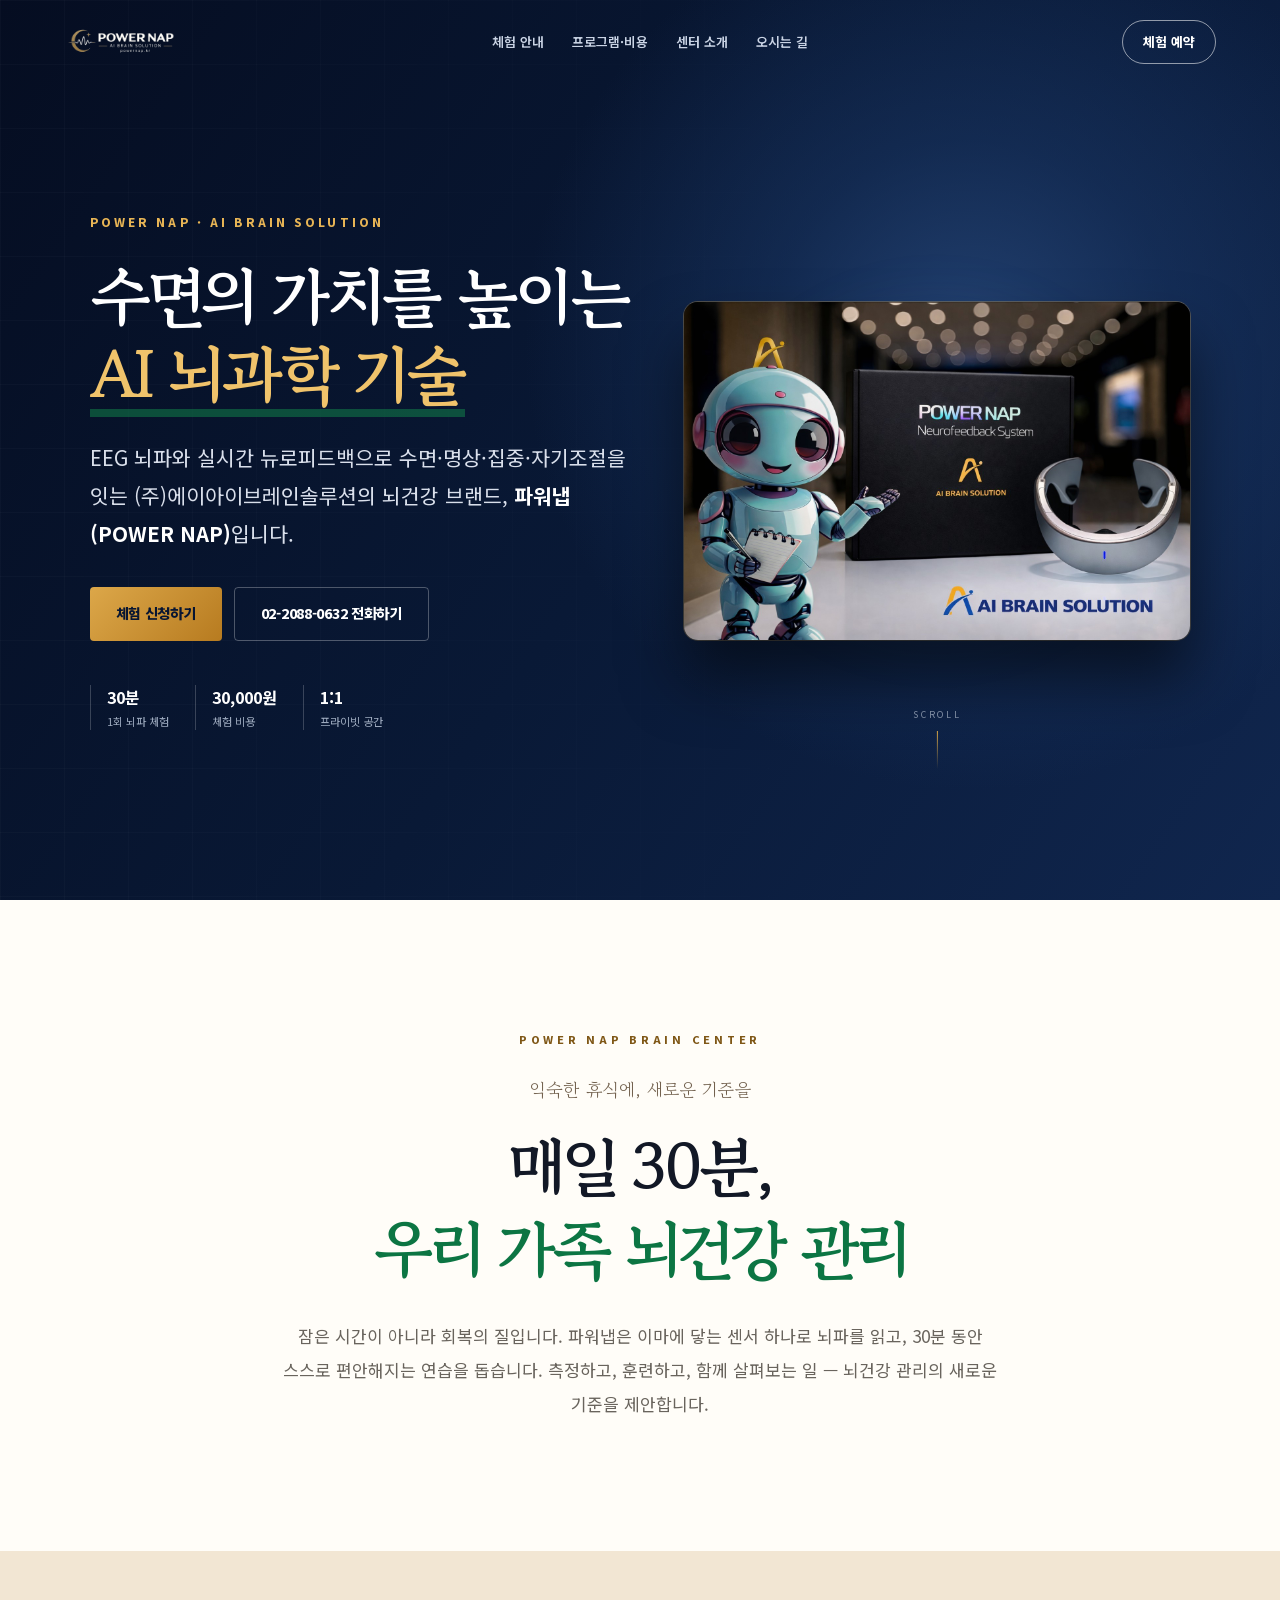
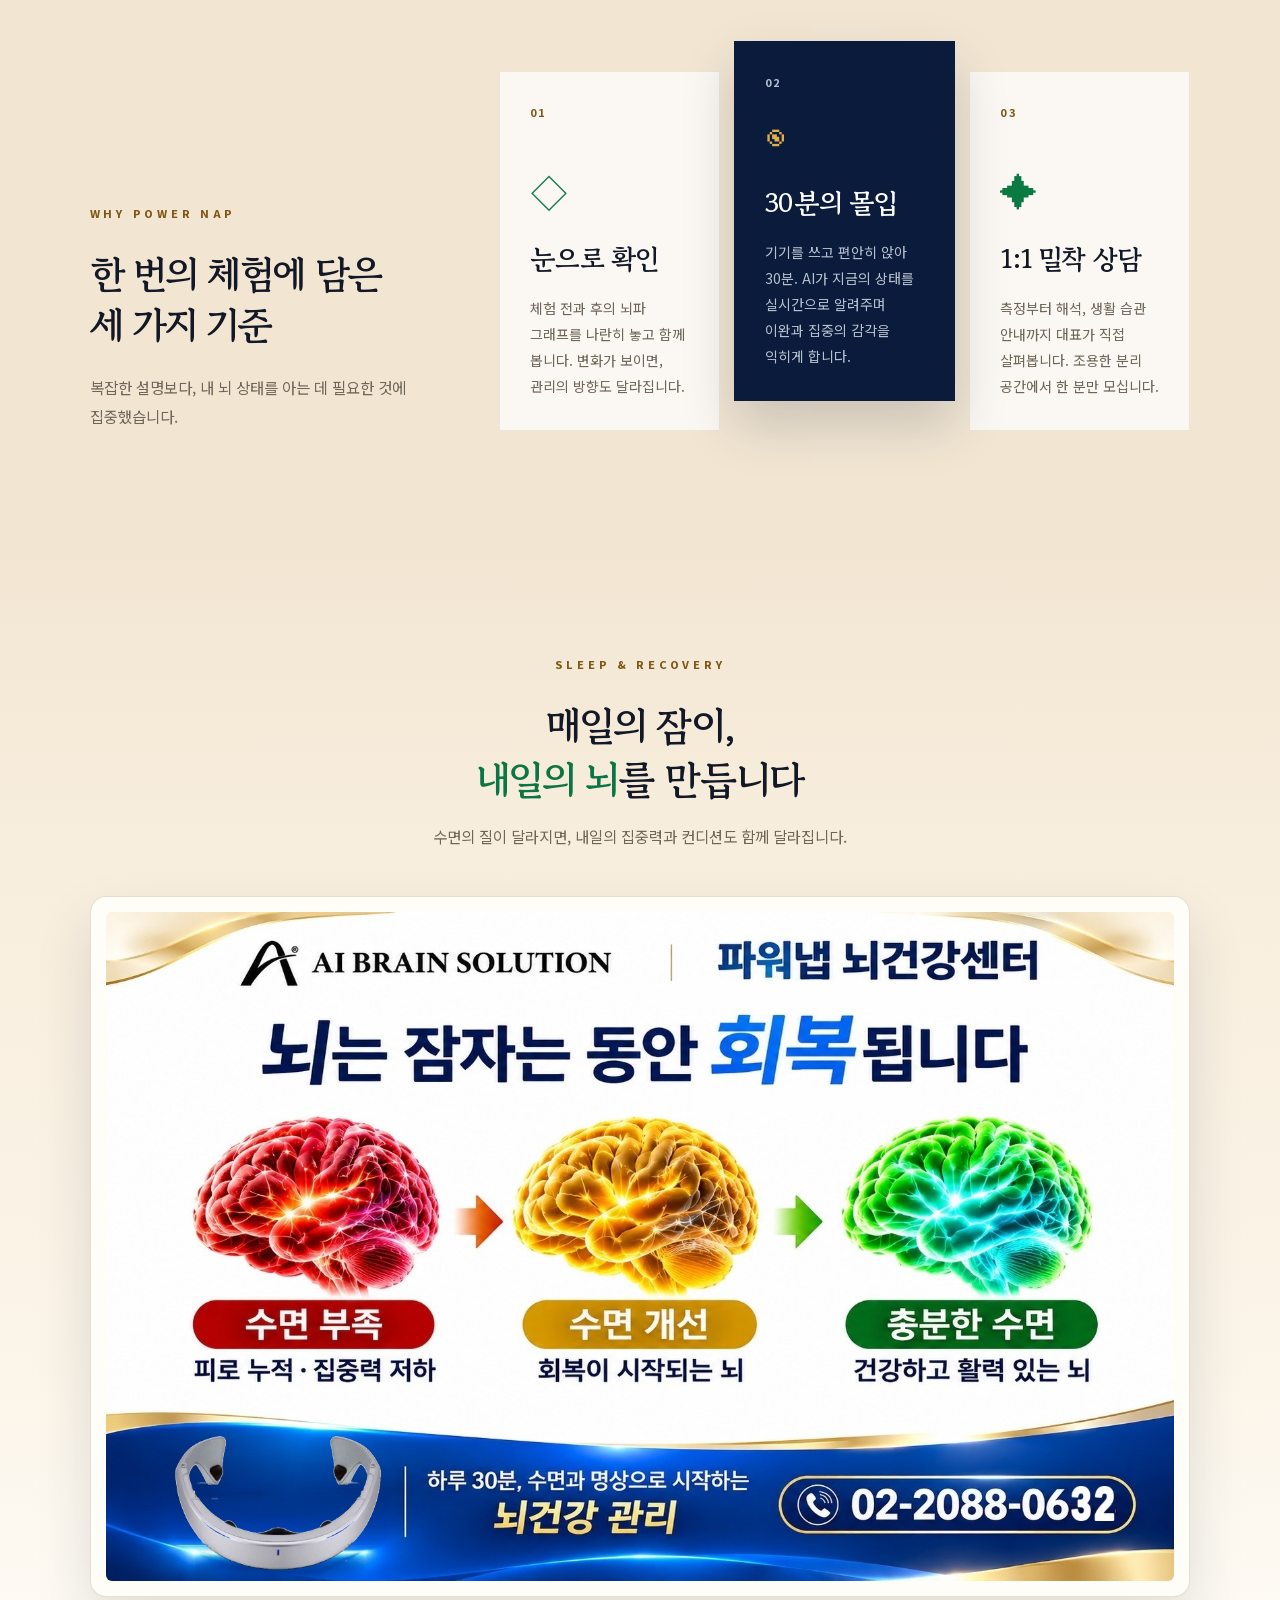
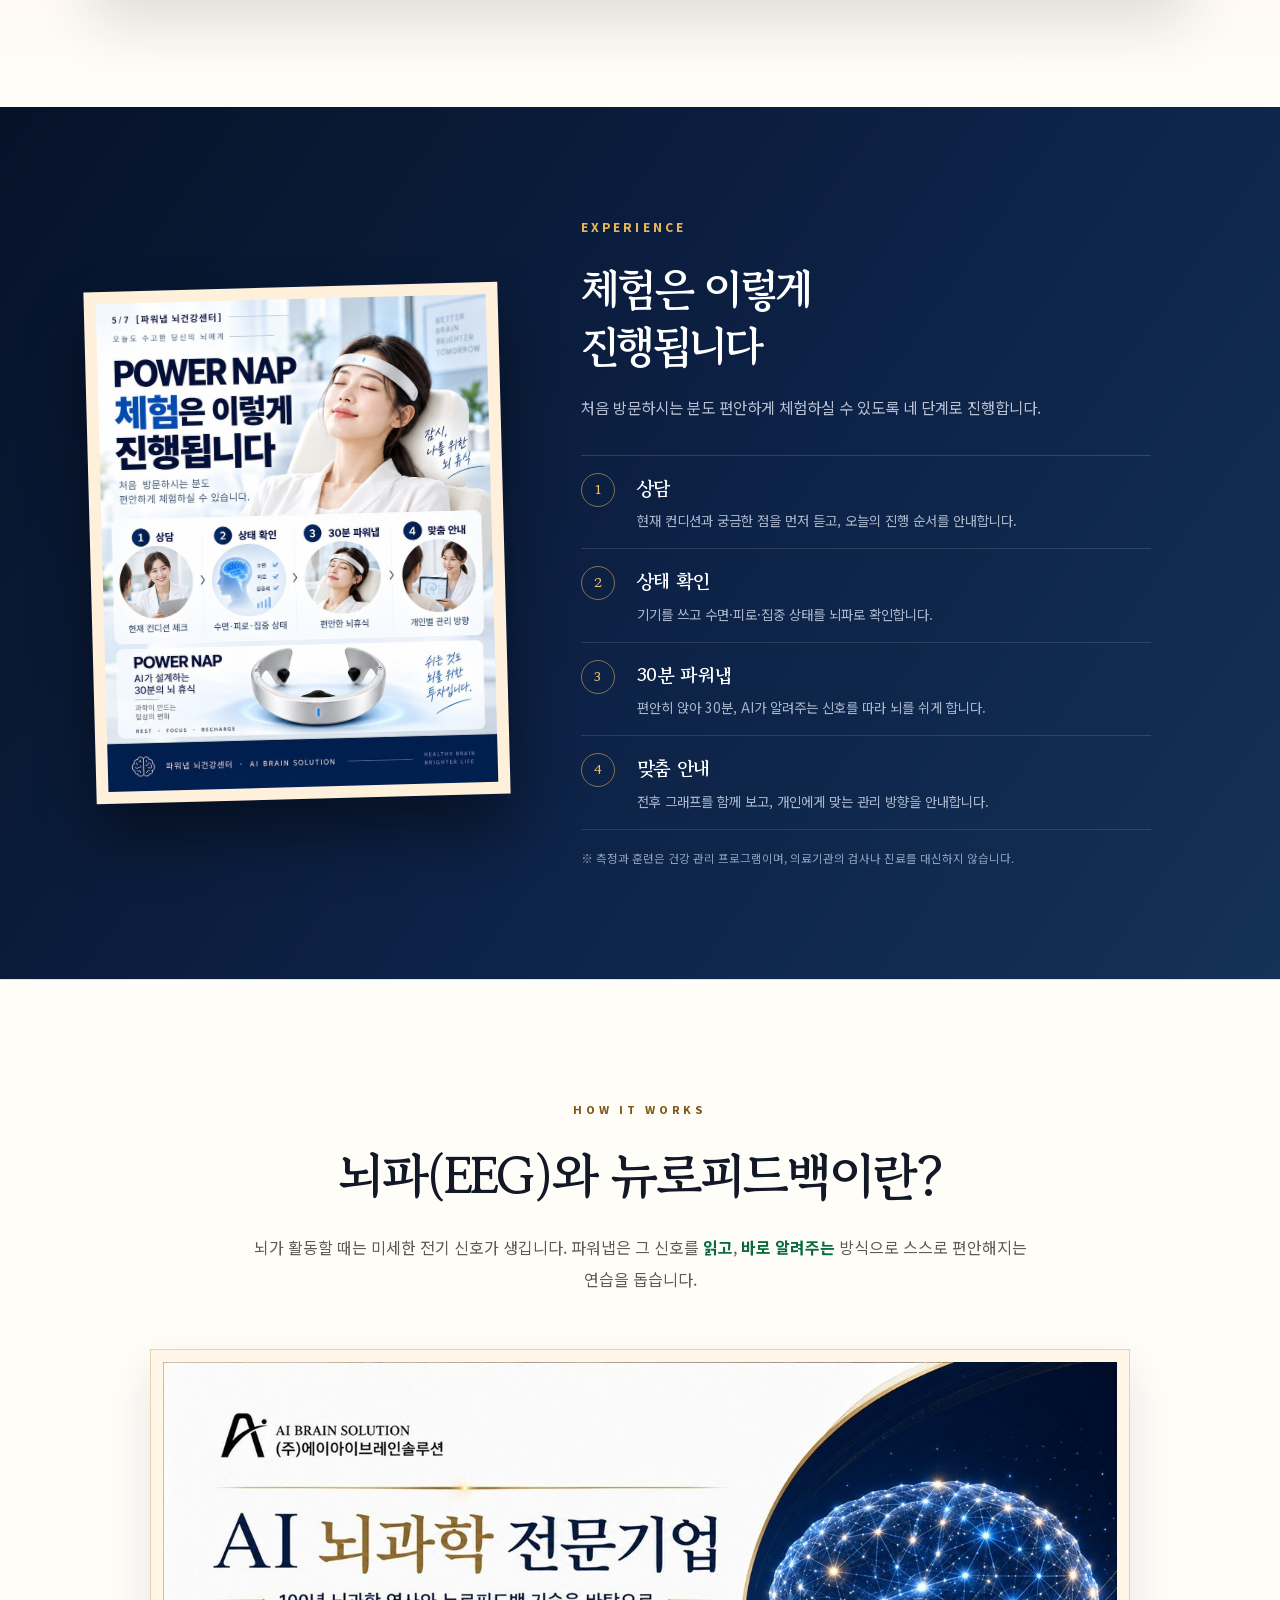
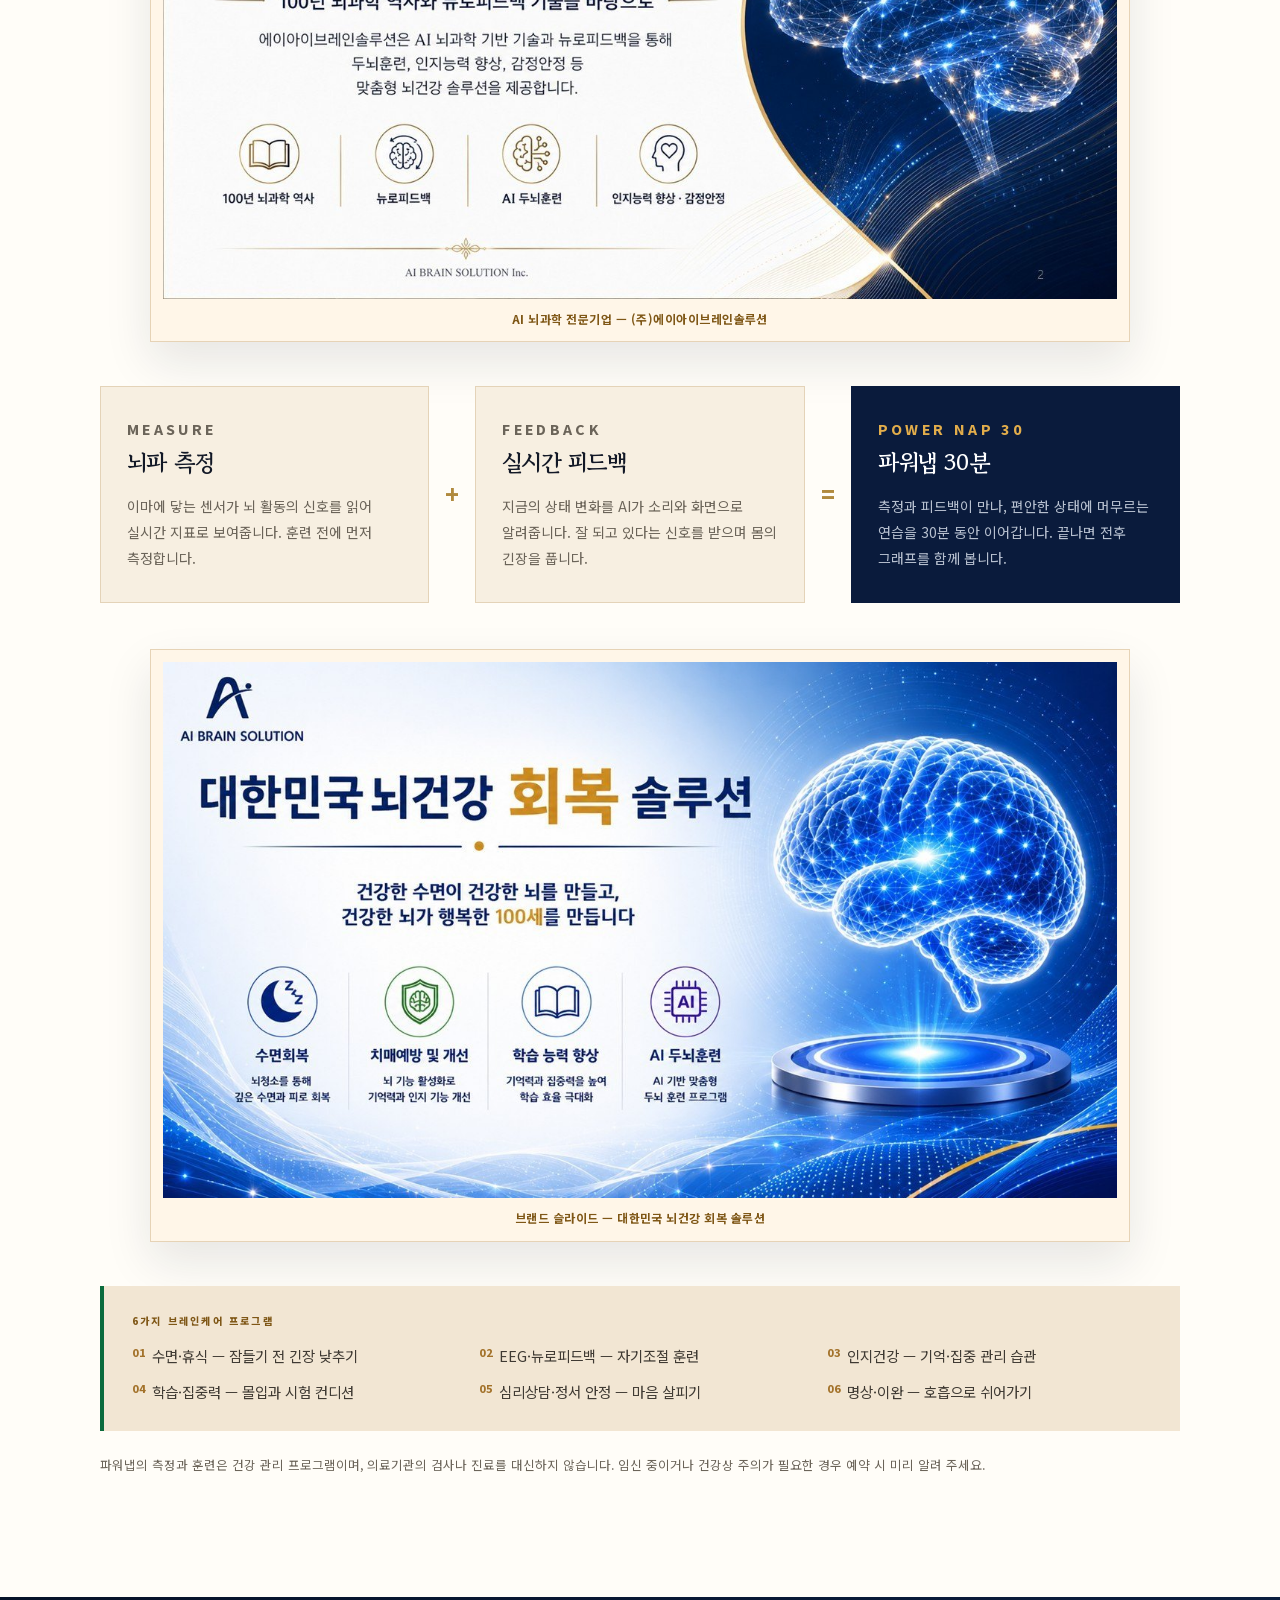
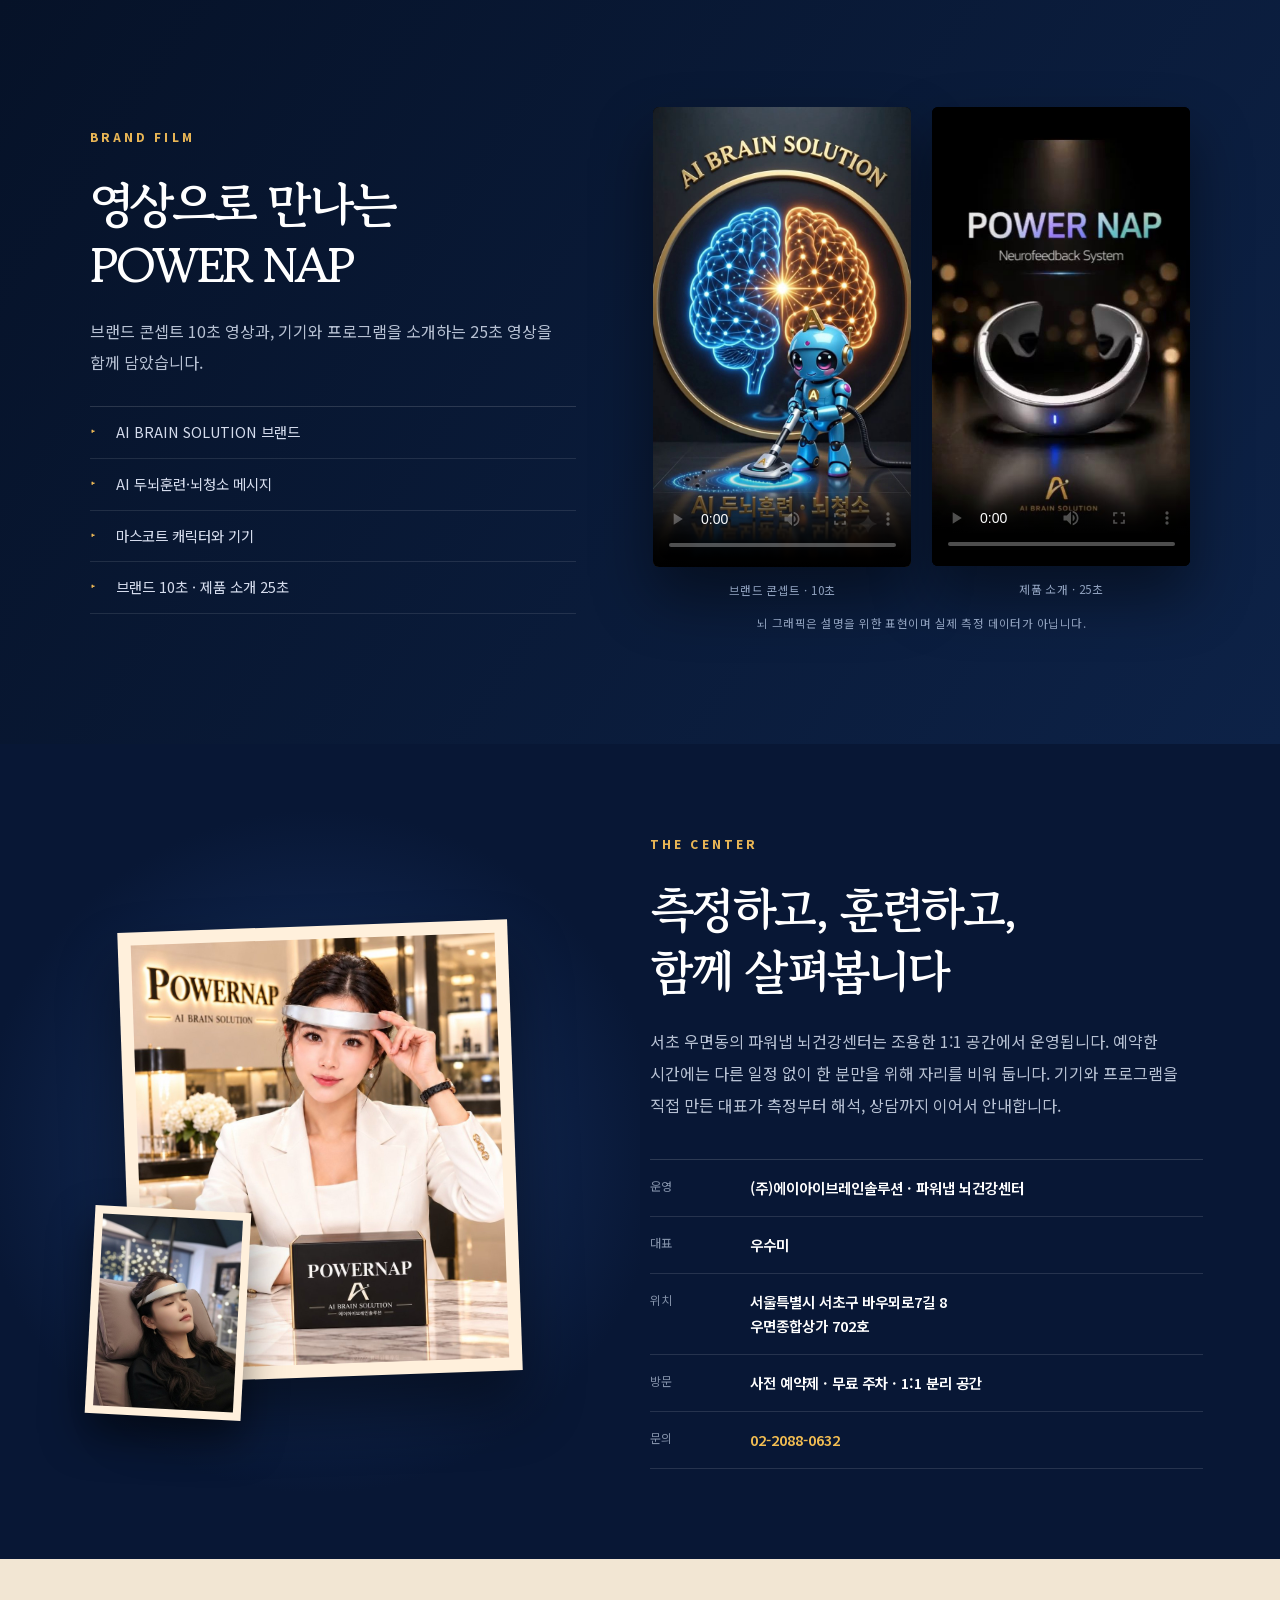
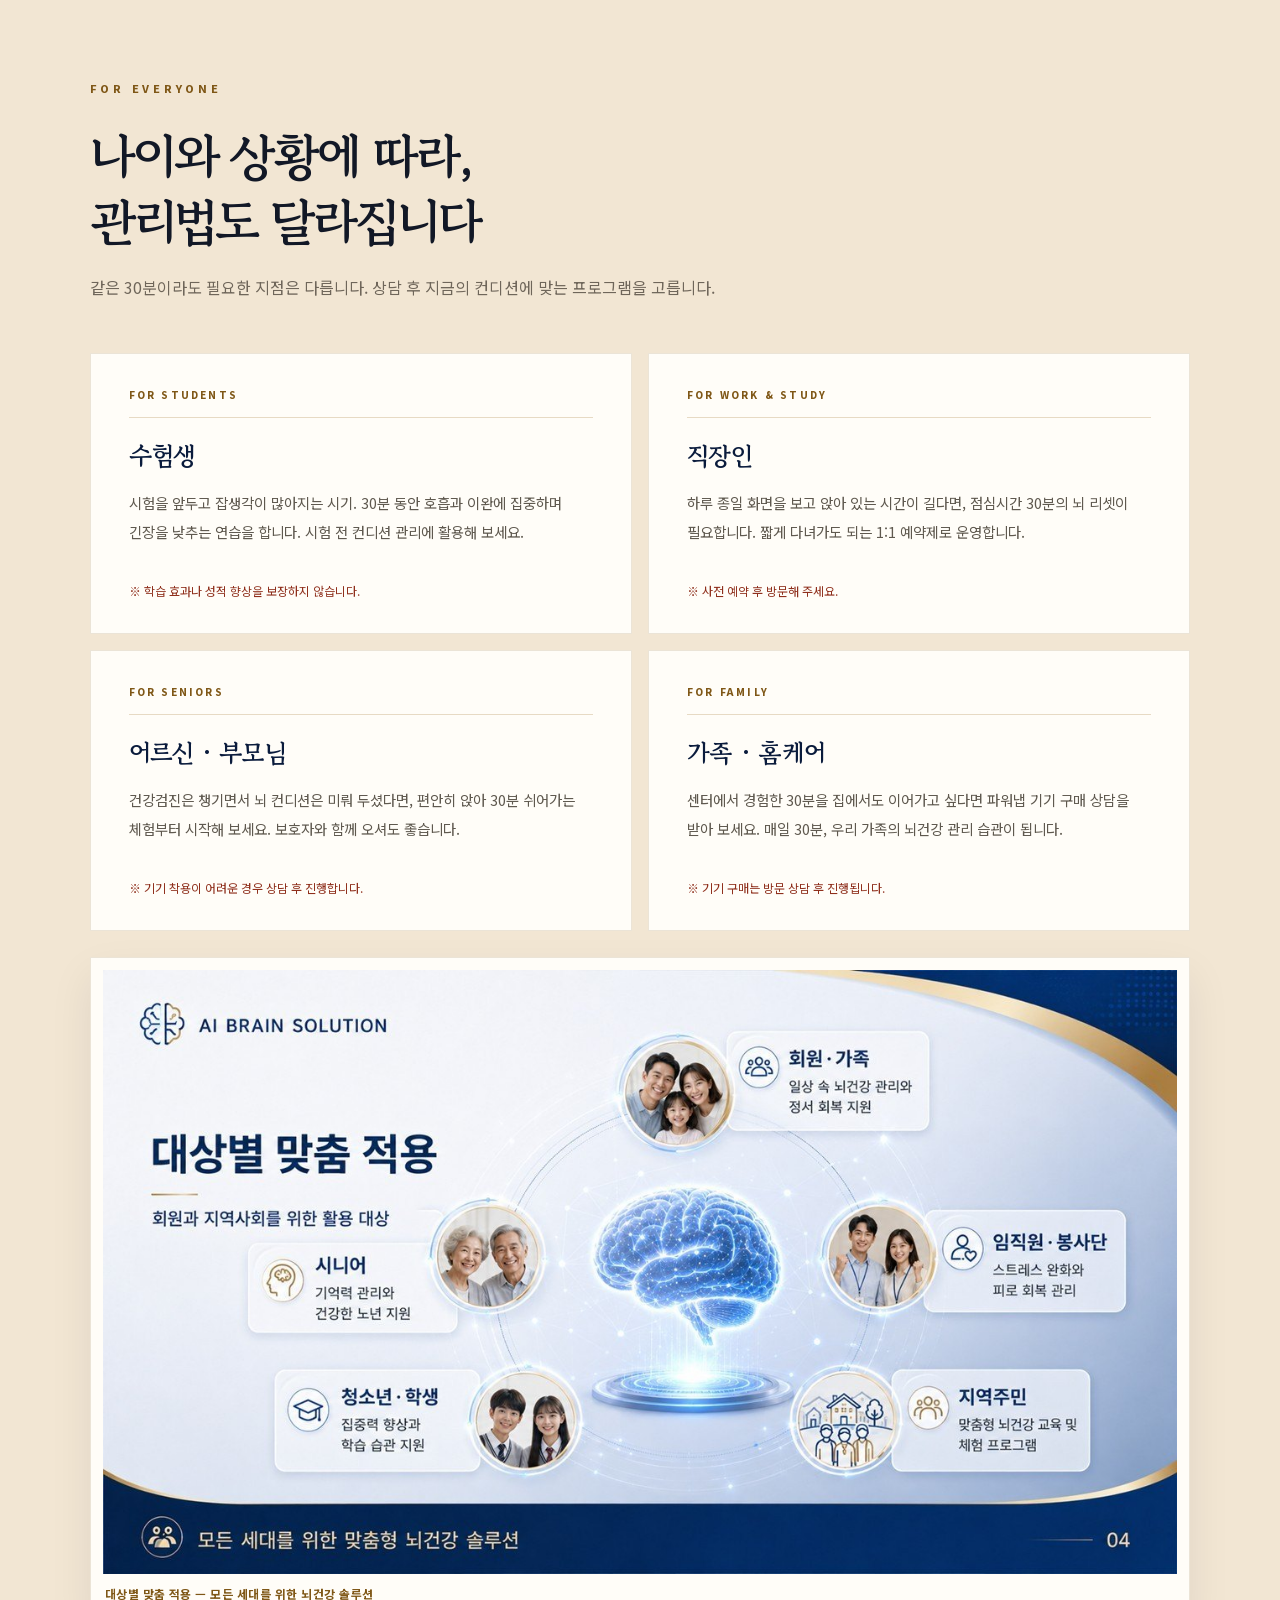
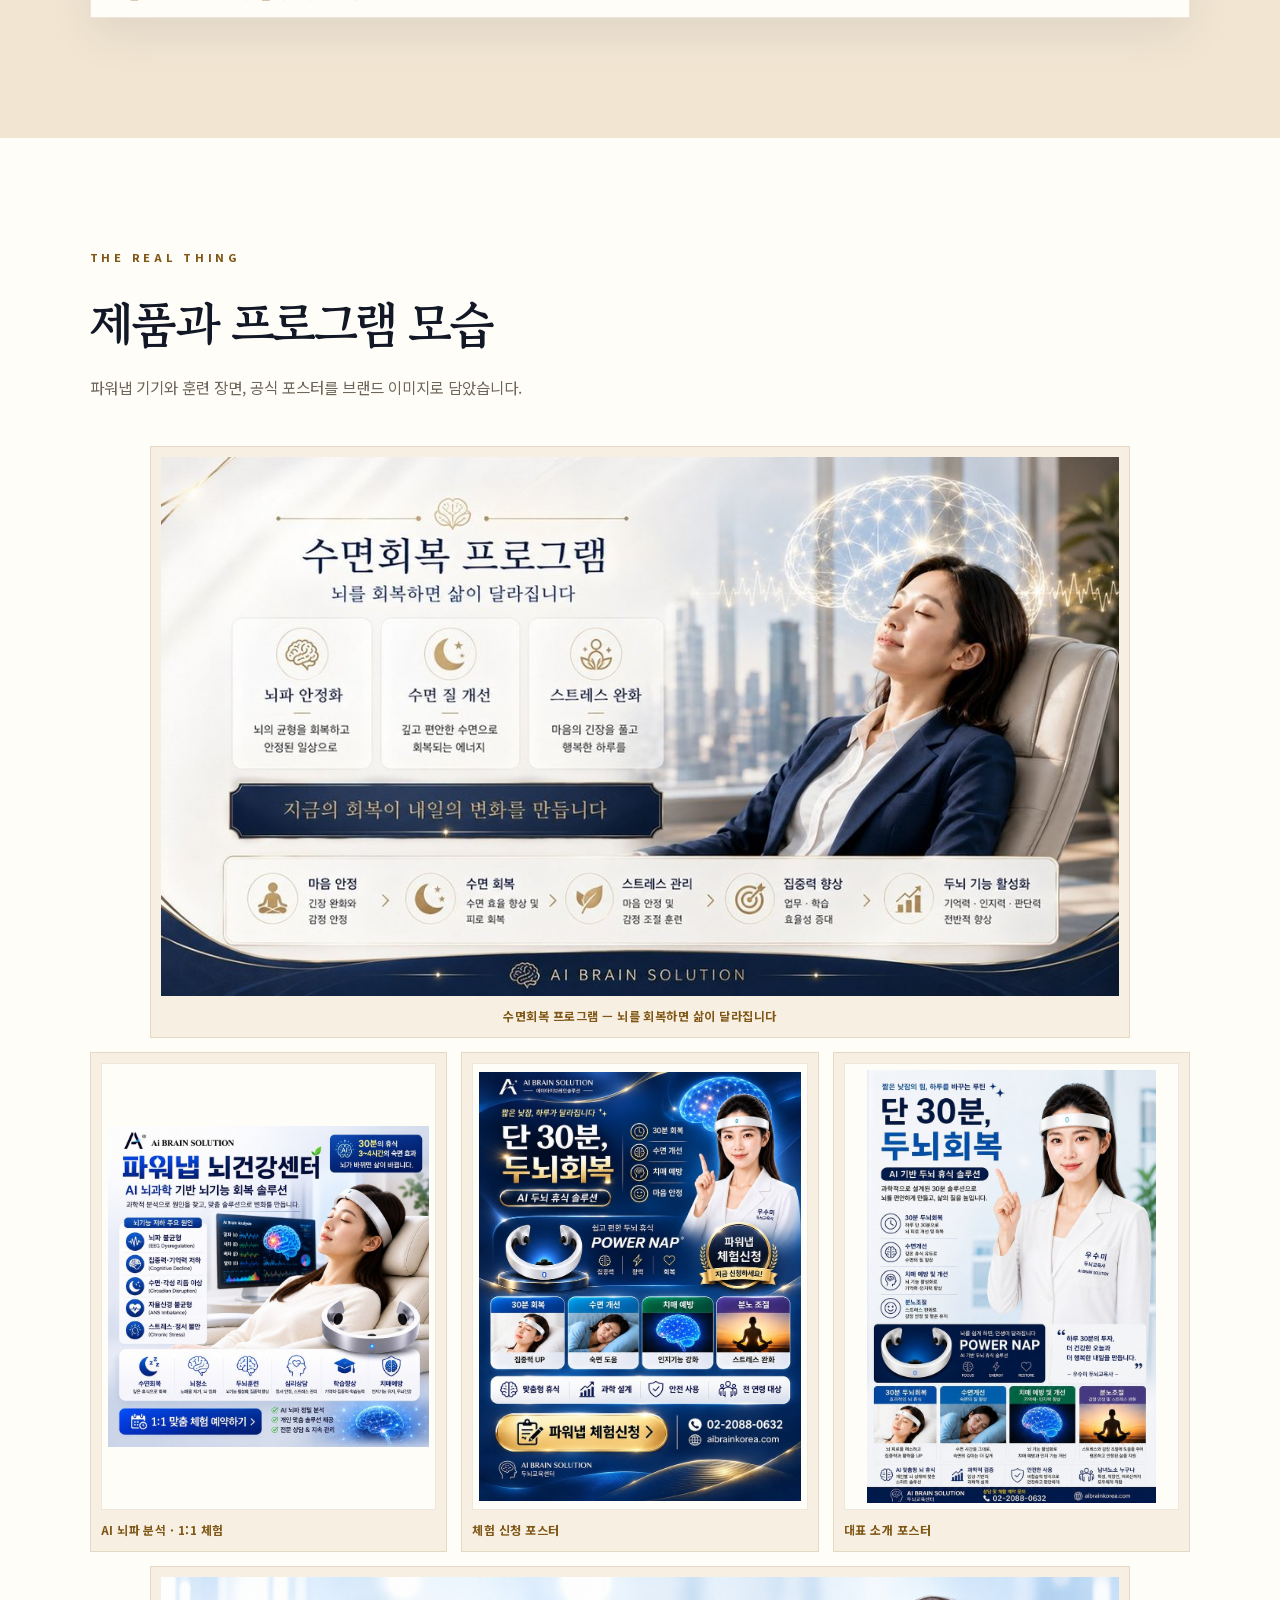
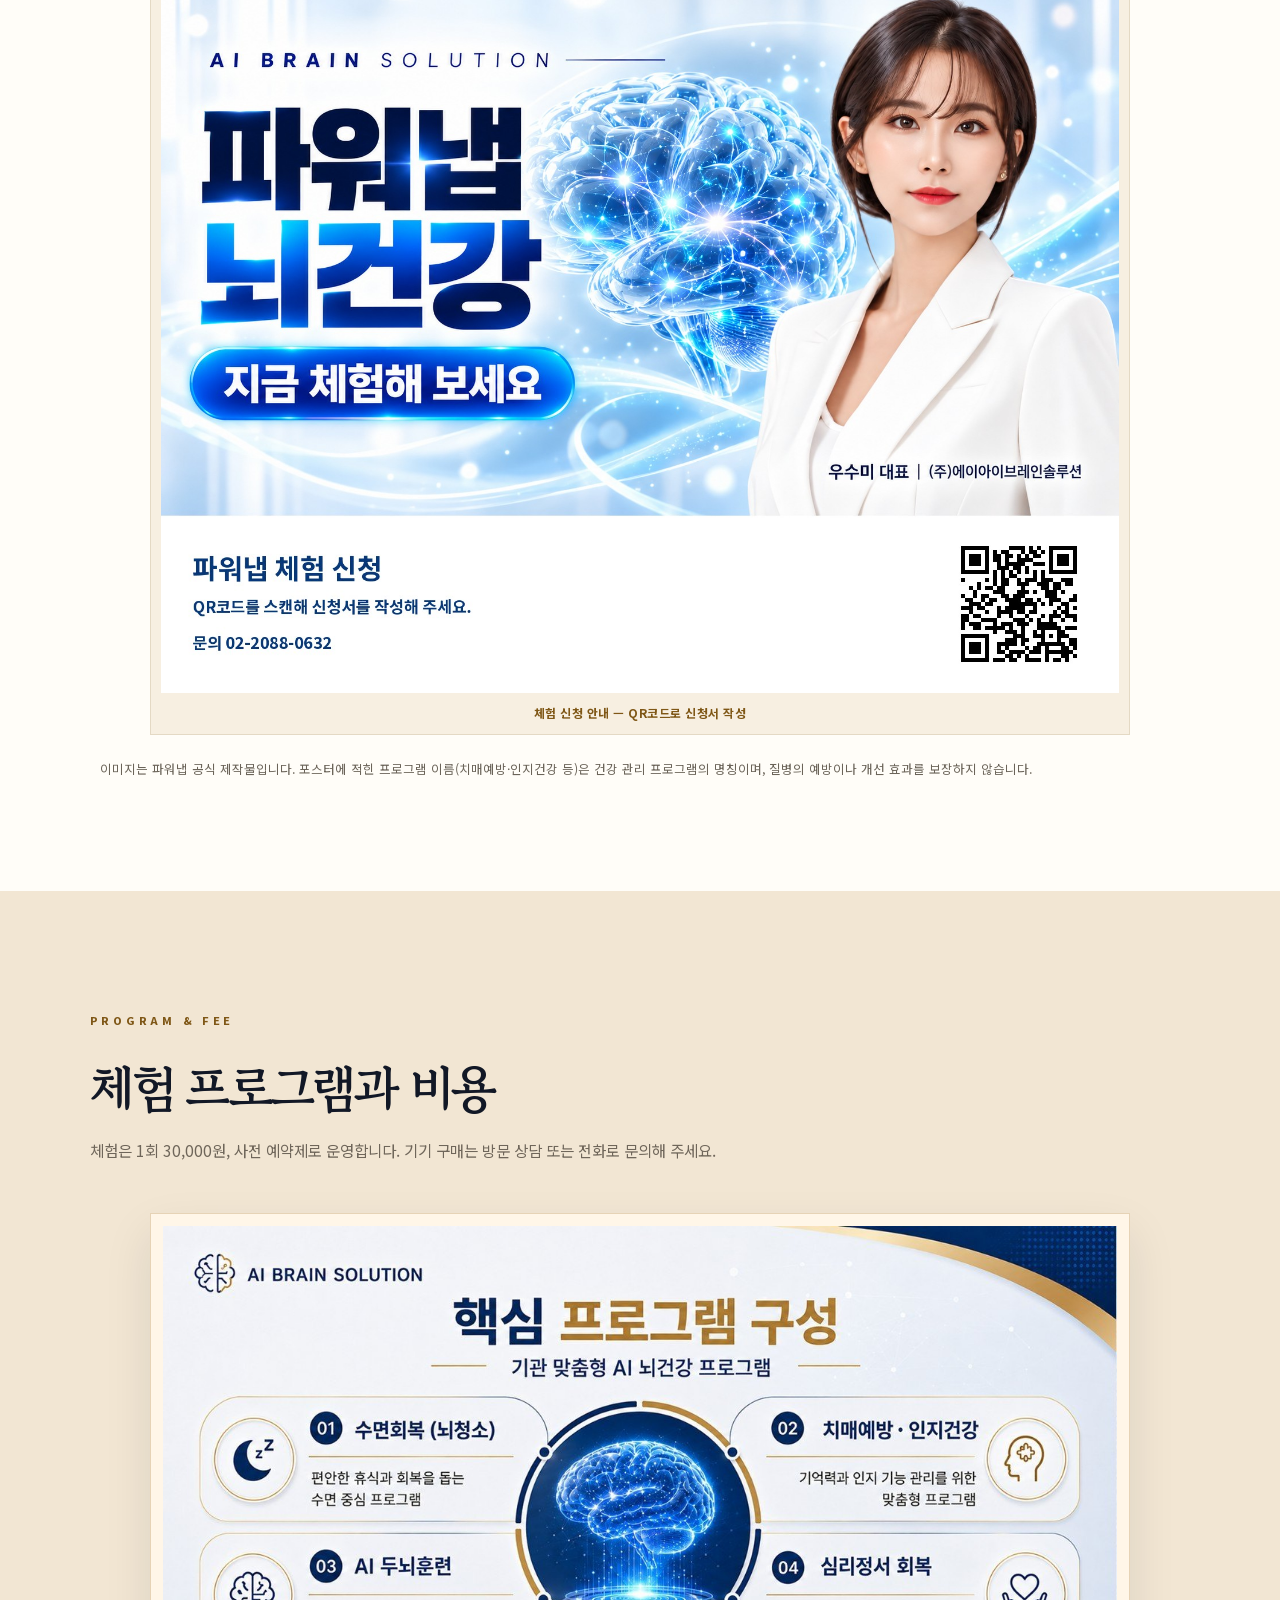
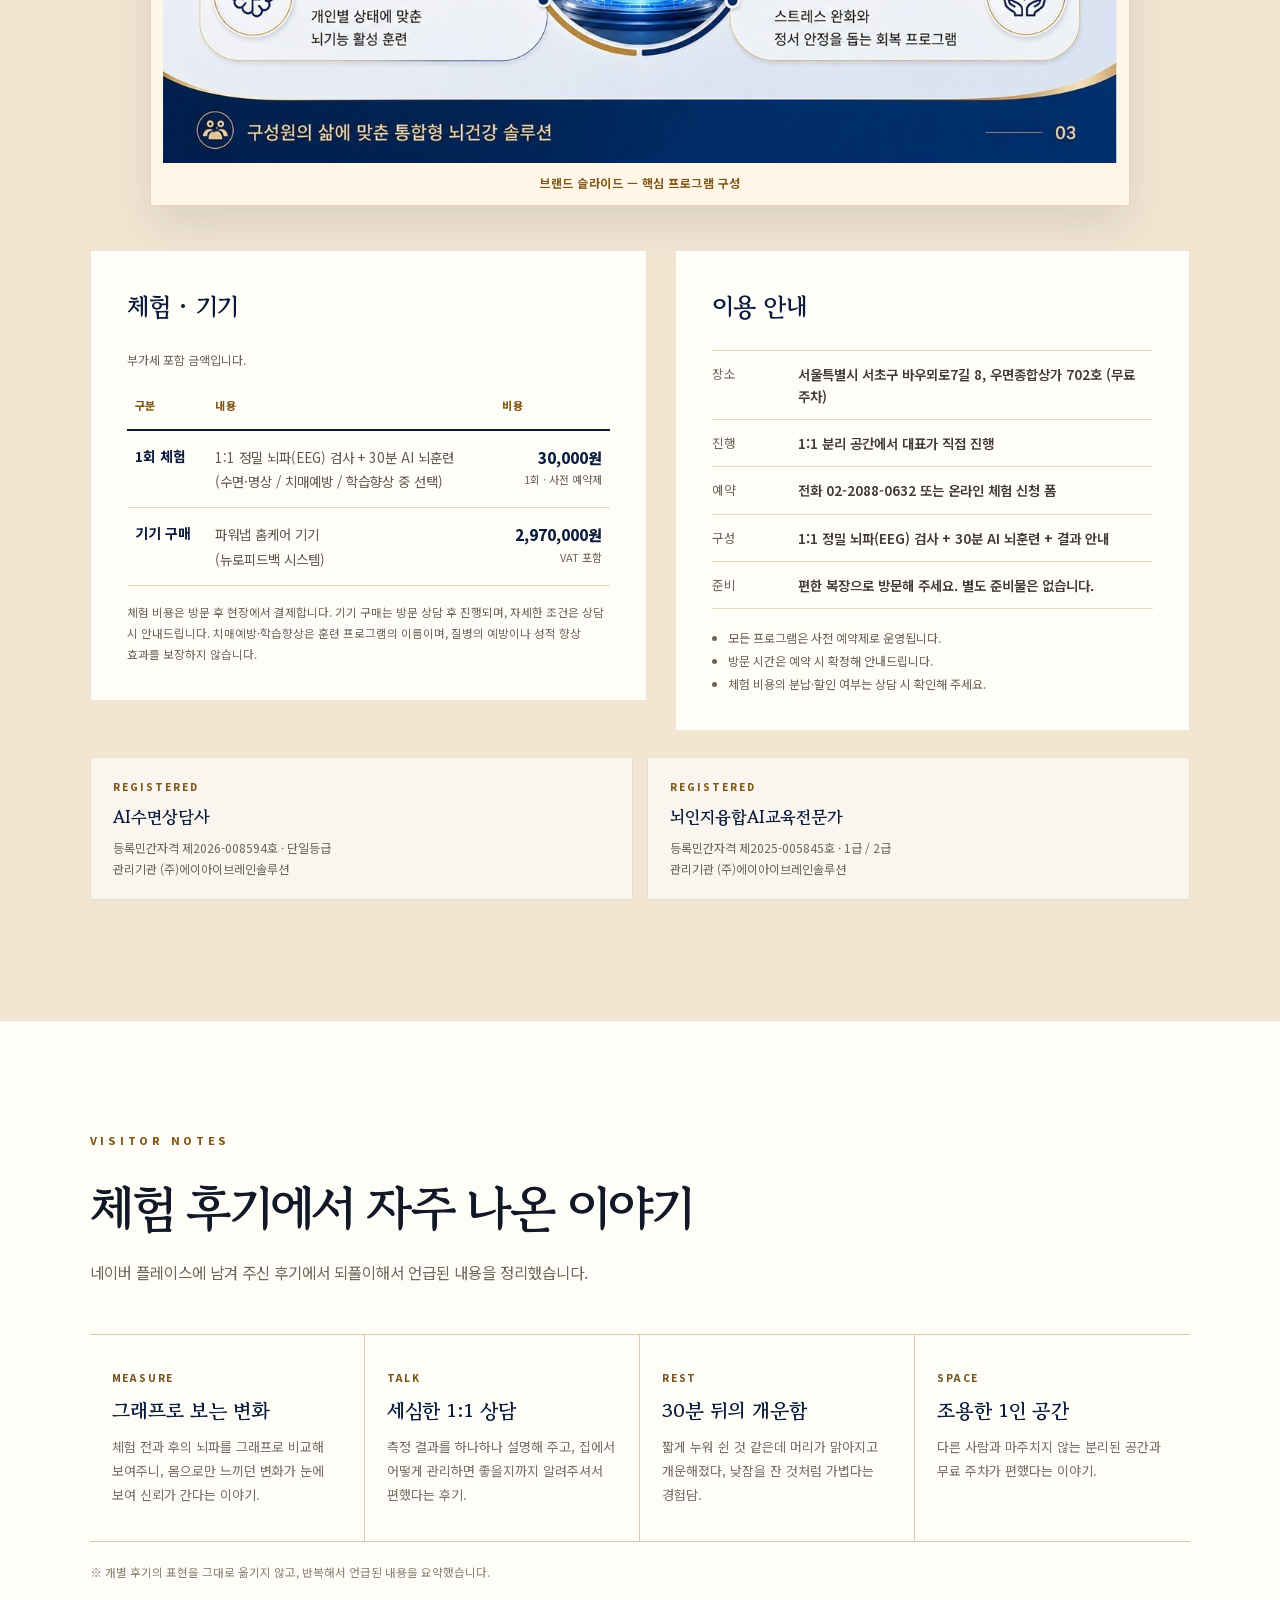
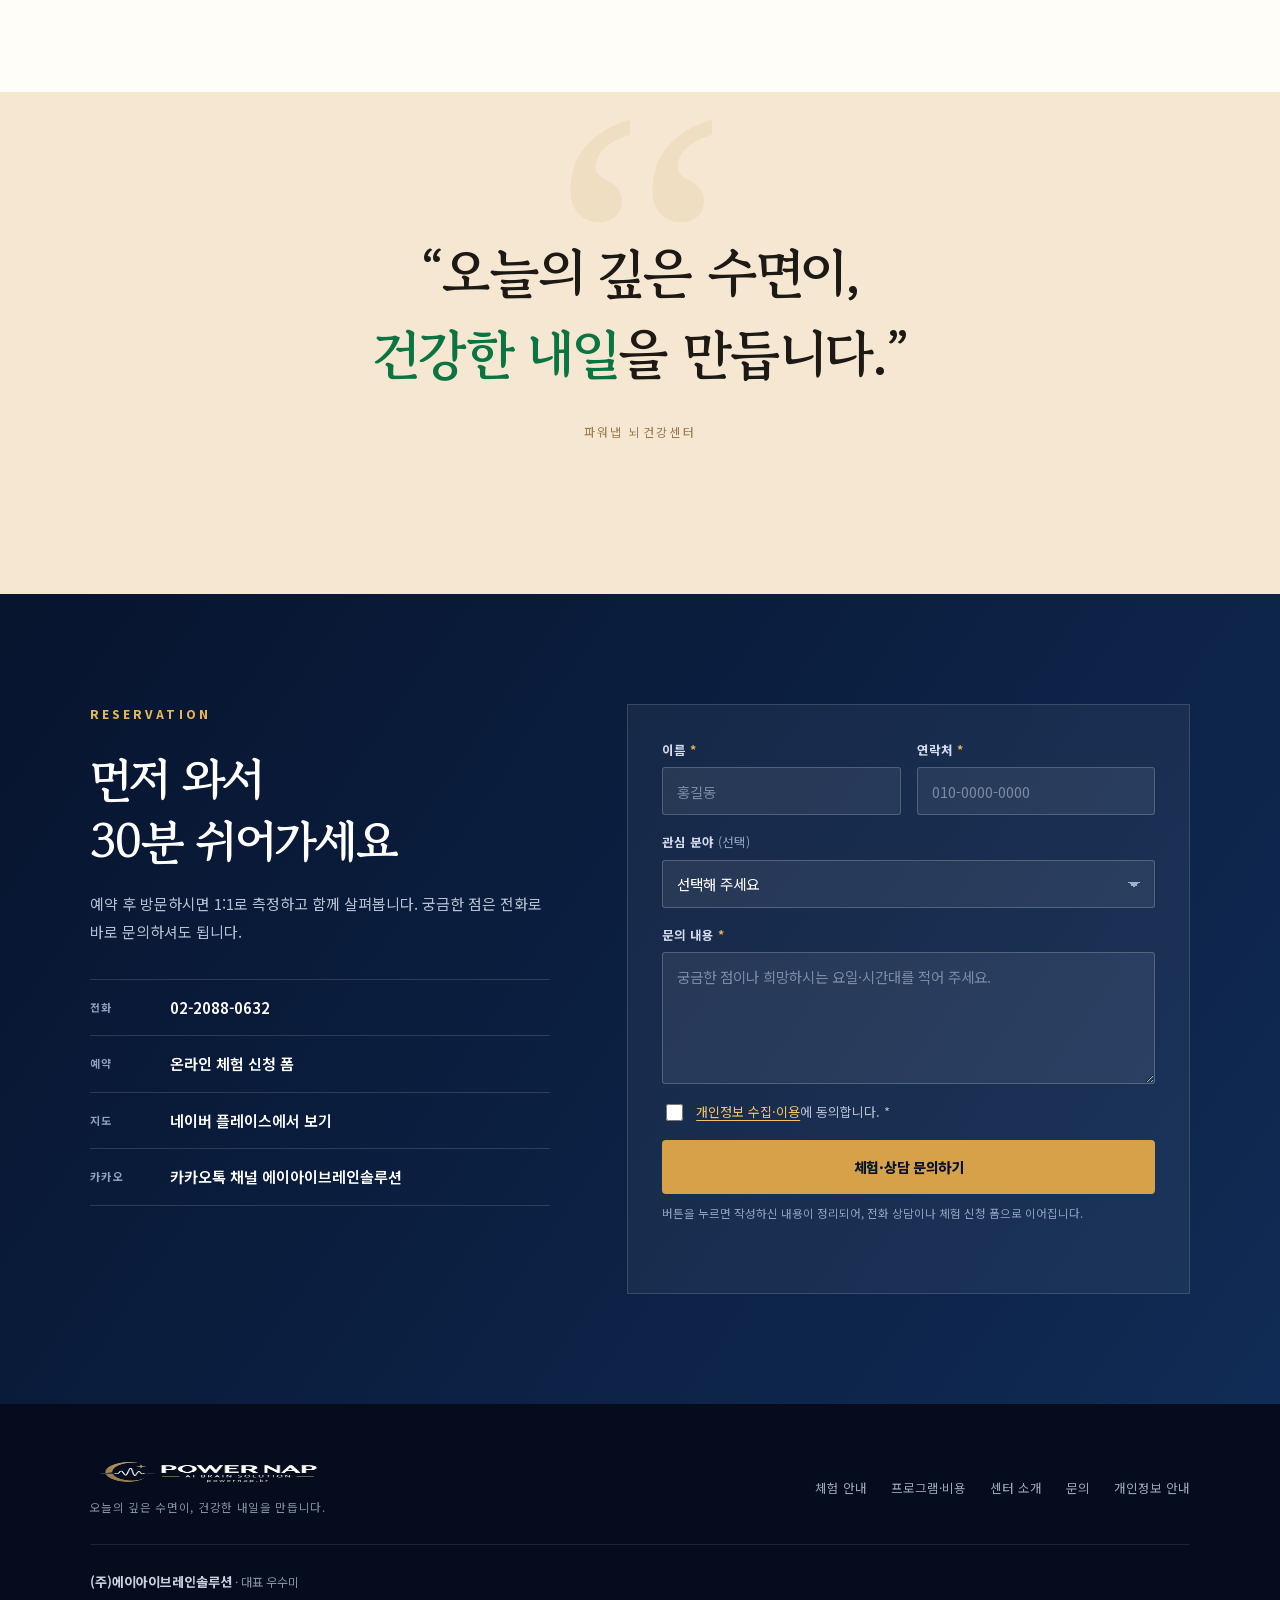
<file: index.html>
<!DOCTYPE html>
<html lang="ko">
<head>
<meta charset="utf-8">
<meta name="viewport" content="width=device-width, initial-scale=1">
<title>파워냅 뇌건강센터 | 수면의 가치를 높이는 AI 뇌과학 기술 POWER NAP</title>
<meta name="description" content="EEG 뇌파와 실시간 뉴로피드백으로 수면·명상·집중·자기조절을 잇는 뇌건강 브랜드, 파워냅(POWER NAP). 서울 서초구 우면동, 1:1 정밀 뇌파 검사와 30분 AI 뇌훈련 체험 3만 원. 사전 예약제.">
<meta name="theme-color" content="#071532">
<meta property="og:type" content="website">
<meta property="og:title" content="파워냅 뇌건강센터 | 수면의 가치를 높이는 AI 뇌과학 기술">
<meta property="og:description" content="매일 30분 우리 가족 뇌건강 관리. 1:1 정밀 뇌파 검사 + 30분 AI 뇌훈련 체험 3만 원. 서울 서초구 우면종합상가 702호.">
<meta property="og:image" content="assets/hero-device.jpg">
<link rel="icon" href="assets/favicon.png" type="image/png">
<style>
@font-face{
  font-family:"Noto Sans KR";src:url("assets/fonts/NotoSansKR-var.woff2") format("woff2");
  font-weight:100 900;font-style:normal;font-display:swap;
}
@font-face{
  font-family:"Gowun Batang";src:url("assets/fonts/GowunBatang-Regular.woff2") format("woff2");
  font-weight:400;font-style:normal;font-display:swap;
}
@font-face{
  font-family:"Gowun Batang";src:url("assets/fonts/GowunBatang-Bold.woff2") format("woff2");
  font-weight:700;font-style:normal;font-display:swap;
}
:root{
  --navy:#071532;--navy2:#0d2247;--cream:#fbf0df;--sand:#efd6b5;
  --gold:#c99231;--gold-lt:#e8b555;--green:#07813e;--ink:#121826;
  --white:#fffdf8;--glow:#5b9cff;
  --serif:"Gowun Batang",'Noto Serif KR',serif;
  --sans:"Noto Sans KR",'Apple SD Gothic Neo','Malgun Gothic',sans-serif;
}
*{box-sizing:border-box}
html{scroll-behavior:smooth;-webkit-text-size-adjust:100%}
body{margin:0;background:var(--white);color:var(--ink);font-family:var(--sans);font-weight:400;line-height:1.7;word-break:keep-all;overflow-x:hidden}
a{color:inherit;text-decoration:none}
img{max-width:100%}
.skip-link{position:absolute;left:-9999px;top:0;z-index:100;background:#fffdf8;color:#071532;padding:12px 20px;font-weight:800;font-size:14px;border-radius:0 0 6px 0}
.skip-link:focus{left:0}
:focus-visible{outline:3px solid #f0c36b;outline-offset:3px;border-radius:2px}
.hero :focus-visible,.filmstrip :focus-visible,.signature :focus-visible,.contact :focus-visible,footer :focus-visible{outline-color:#ffd98a}

/* ---------- 공통 ---------- */
.eyebrow{font-size:12px;letter-spacing:.26em;font-weight:800;color:#e8b555;margin:0 0 24px}
.eyebrow.dark{color:#7f5716}
.section-label{font-size:11px;letter-spacing:.34em;font-weight:800;color:#7f5716;margin:0 0 25px}
.button{display:inline-flex;align-items:center;justify-content:center;gap:8px;min-height:54px;padding:0 26px;border-radius:4px;font-size:14px;font-weight:800;letter-spacing:-.02em;font-family:inherit;border:0;cursor:pointer;transition:.25s transform,.25s background,.25s border-color}
.button:hover{transform:translateY(-2px)}
.button-primary{background:linear-gradient(135deg,#dca749,#b77b20);color:#071532}
.button-ghost{border:1px solid rgba(255,255,255,.28);color:#fff}
.button-gold{background:#d6a148;color:#07142e}
.button-outline{border:1px solid rgba(255,255,255,.35);color:#fff}
.reveal{opacity:0;transform:translateY(24px);transition:opacity .75s ease,transform .75s ease}
.reveal.visible{opacity:1;transform:none}

/* ---------- 상단 ---------- */
.topbar{height:84px;padding:0 clamp(22px,5vw,76px);display:flex;align-items:center;justify-content:space-between;gap:20px;position:absolute;top:0;left:0;z-index:20;width:100%;color:#fff}
.brand{display:flex;align-items:center;gap:11px;flex:none}
.brand-logo{height:38px;width:auto;display:block}
.top-nav{display:flex;gap:28px;font-size:13px;font-weight:600;color:#c9d3e4}
.top-nav a:hover{color:#f0c36b}
.top-right{display:flex;align-items:center;gap:16px}
.top-cta{border:1px solid rgba(255,255,255,.55);border-radius:99px;padding:10px 20px;font-size:13px;font-weight:700;white-space:nowrap}
.top-cta:hover{background:rgba(255,255,255,.1)}

/* ---------- 히어로 ---------- */
.hero{min-height:900px;position:relative;overflow:hidden;display:grid;grid-template-columns:minmax(0,1fr) minmax(400px,.88fr);align-items:center;gap:20px;padding:132px clamp(22px,7vw,110px) 90px;
  background:
    radial-gradient(circle at 76% 38%,#22406f 0,rgba(30,62,112,.45) 18%,transparent 40%),
    linear-gradient(125deg,#050d21 0%,#091936 52%,#10264e 100%);
  color:#fff}
.hero:before{content:"";position:absolute;inset:0;background-image:linear-gradient(rgba(255,255,255,.025) 1px,transparent 1px),linear-gradient(90deg,rgba(255,255,255,.025) 1px,transparent 1px);background-size:64px 64px;-webkit-mask-image:linear-gradient(to right,#000,transparent 78%);mask-image:linear-gradient(to right,#000,transparent 78%);pointer-events:none}
.hero-copy{position:relative;z-index:2;max-width:720px}
.hero h1{font-family:var(--serif);font-weight:700;font-size:clamp(44px,5.1vw,78px);line-height:1.2;letter-spacing:-.055em;margin:0 0 26px}
.hero h1 em{font-style:normal;color:#f0c36b;position:relative;white-space:nowrap}
.hero h1 em:after{content:"";position:absolute;height:8px;left:0;right:0;bottom:4px;background:#11804a;opacity:.55;z-index:-1}
.hero-lead{font-size:clamp(16px,1.6vw,21px);line-height:1.85;color:#d9dfeb;margin:0 0 34px;max-width:560px;font-weight:400}
.hero-lead strong{color:#fff;font-weight:700}
.hero-actions{display:flex;gap:12px;flex-wrap:wrap}
.spec-pills{display:flex;gap:26px;margin-top:44px;color:#9ca9bd;font-size:11px;line-height:1.5}
.spec-pills span{padding-left:16px;border-left:1px solid rgba(255,255,255,.2)}
.spec-pills b{display:block;color:#fff;font-size:16px;margin-bottom:4px;font-weight:700}
.hero-visual{position:relative;z-index:3;height:min(72vh,700px);display:flex;justify-content:center;align-items:center}
.halo{position:absolute;top:50%;left:50%;width:106%;height:74%;transform:translate(-50%,-50%);border-radius:50%;background:radial-gradient(closest-side,rgba(70,126,214,.34),rgba(70,126,214,.10) 60%,rgba(70,126,214,0) 78%);filter:blur(24px);pointer-events:none}
.hero-frame{position:relative;width:min(100%,640px)}
.device-window{position:relative;width:100%;aspect-ratio:3/2;border-radius:14px;overflow:hidden;background:#070f1e;box-shadow:0 38px 60px rgba(0,0,0,.55),0 0 0 1px rgba(228,180,91,.30)}
.device-window img{width:100%;height:100%;object-fit:cover;object-position:center;display:block}
.scroll-cue{position:absolute;bottom:26px;left:50%;transform:translateX(-50%);z-index:4;font-size:9px;letter-spacing:.3em;color:#8390a5;display:flex;flex-direction:column;align-items:center;gap:9px}
.scroll-cue i{height:38px;width:1px;background:linear-gradient(#dba846,transparent)}

/* ---------- 선언 ---------- */
.manifesto{text-align:center;padding:130px 24px;background:var(--white)}
.manifesto-kicker{font-family:var(--serif);color:#72614e;font-size:18px;margin:0}
.manifesto h2{font-family:var(--serif);font-size:clamp(36px,5vw,68px);line-height:1.3;letter-spacing:-.06em;margin:20px 0 28px;font-weight:700}
.manifesto h2 span{color:#0c7543}
.manifesto-body{color:#69645d;line-height:2;font-size:17px;max-width:720px;margin:0 auto}

/* ---------- 3가지 기준 ---------- */
.value-section{padding:120px clamp(22px,7vw,110px);background:#f2e6d3;display:grid;grid-template-columns:.86fr 1.7fr;gap:60px;align-items:end}
.value-intro h2{font-family:var(--serif);font-size:clamp(30px,3vw,44px);line-height:1.32;letter-spacing:-.055em;margin:0 0 24px;font-weight:700}
.value-intro>p:last-child{color:#6f665a;line-height:1.85;margin:0;font-size:15.5px}
.value-grid{display:grid;grid-template-columns:repeat(3,1fr);gap:14px}
.value-card{min-height:360px;background:rgba(255,255,255,.7);padding:30px;display:flex;flex-direction:column;border:1px solid rgba(134,98,45,.12)}
.value-card.featured{background:#0a1b3c;color:#fff;transform:translateY(-30px);box-shadow:0 24px 50px rgba(23,31,48,.18);border-color:#0a1b3c}
.value-card .num{font-size:11px;letter-spacing:.2em;color:#7f5716;font-weight:700}
.value-card .icon{font-size:38px;color:#0b7942;margin:auto 0 26px;line-height:1}
.value-card.featured .icon{color:#e2ad4b}
.value-card h3{font-family:var(--serif);font-size:27px;margin:0 0 14px;font-weight:700;letter-spacing:-.03em}
.value-card p{font-size:14px;line-height:1.85;color:#6f665a;margin:0}
.value-card.featured p{color:#b7c0cf}

/* ---------- 뇌 회복 (수면과 회복) ---------- */
.recovery{background:linear-gradient(180deg,#f2e6d3 0%,#f8eedd 26%,#fbf4e8 68%,#fffdf8 100%);padding:104px clamp(22px,7vw,110px) 110px}
.recovery-head{max-width:800px;margin:0 auto 44px;text-align:center}
.recovery-head h2{font-family:var(--serif);font-size:clamp(27px,3.1vw,40px);line-height:1.36;letter-spacing:-.05em;margin:0 0 16px;font-weight:700}
.recovery-head h2 span{color:#0c7543}
.recovery-lead{margin:0;color:#6f665a;font-size:15.5px;line-height:1.9}
.recovery-frame{margin:0 auto;width:min(100%,1160px);padding:clamp(9px,1.2vw,16px);background:#fffdf8;border:1px solid rgba(134,98,45,.20);border-radius:16px;box-shadow:0 26px 56px rgba(23,31,48,.13)}
.recovery-frame img{display:block;width:100%;height:auto;border-radius:6px}
.recovery-zoom{display:block;border-radius:6px;line-height:0}
.recovery-hint{display:none}

/* ---------- 원리 ---------- */
.principle{background:var(--white);padding:120px clamp(22px,7vw,110px);border-top:1px solid #ecdfc9}
.principle-head{max-width:780px;margin:0 auto 54px;text-align:center}
.principle-head h2{font-family:var(--serif);font-size:clamp(32px,4vw,54px);line-height:1.28;letter-spacing:-.055em;margin:0 0 22px;font-weight:700}
.principle-lead{color:#5f594f;line-height:2;font-size:16px;margin:0}
.principle-lead strong{color:#0b6b3d;font-weight:700}
.flow{display:grid;grid-template-columns:1fr auto 1fr auto 1fr;gap:16px;align-items:stretch;max-width:1080px;margin:0 auto}
.flow-item{background:#f7efe1;border:1px solid #e4d3b8;padding:30px 26px;display:flex;flex-direction:column}
.flow-item.accent{background:#0a1b3c;border-color:#0a1b3c;color:#fff}
.flow-tag{font-size:10px;letter-spacing:.24em;font-weight:800;color:#7f5716;margin:0 0 14px}
.flow-item.accent .flow-tag{color:#e2ad4b}
.flow-item h3{font-family:var(--serif);font-size:23px;margin:0 0 12px;font-weight:700;letter-spacing:-.03em}
.flow-item p{margin:0;font-size:14px;line-height:1.85;color:#6b6459}
.flow-item.accent p{color:#b7c0cf}
.flow-plus,.flow-eq{display:grid;place-items:center;font-size:24px;color:#b08a3e;font-weight:700}
.programs{margin:26px auto 0;max-width:1080px;background:#f2e6d3;border-left:4px solid #0b6b3d;padding:26px 28px}
.programs-label{margin:0 0 14px;font-size:10px;letter-spacing:.22em;font-weight:800;color:#7f5716}
.programs-list{display:grid;grid-template-columns:repeat(3,1fr);gap:10px 22px;margin:0;padding:0;list-style:none}
.programs-list li{font-size:14.5px;color:#3f3a33;line-height:1.8;padding-left:20px;position:relative}
.programs-list li:before{content:counter(list-item,decimal-leading-zero);position:absolute;left:0;top:0;font-size:11px;color:#a3722a;font-weight:800}
.principle-note{max-width:1080px;margin:22px auto 0;font-size:12.5px;line-height:1.95;color:#6b6459}
.principle-slide,.brand-slide{max-width:980px;margin:0 auto 44px;background:#fff6e8;padding:12px;border:1px solid #e6d3b6;box-shadow:0 20px 44px rgba(23,31,48,.10)}
.principle-slide img,.brand-slide img{display:block;width:100%;height:auto}
.principle-slide figcaption,.brand-slide figcaption{margin:10px 2px 0;font-size:12px;letter-spacing:.04em;color:#7f5716;font-weight:700;text-align:center}
.principle .brand-slide{margin-top:46px}

/* ---------- 체험 4단계 ---------- */
.steps{background:linear-gradient(125deg,#061228,#0d2247 55%,#143156);color:#fff;padding:110px clamp(22px,7vw,110px);display:grid;grid-template-columns:.68fr 1fr;gap:clamp(36px,6vw,80px);align-items:center}
.steps-art{justify-self:center;width:min(100%,440px)}
.steps-frame{margin:0;background:#fff0dc;padding:12px;box-shadow:0 34px 60px rgba(0,0,0,.45);transform:rotate(-1.5deg)}
.steps-frame img{display:block;width:100%;height:auto}
.steps-copy{max-width:570px}
.steps-copy h2{font-family:var(--serif);font-size:clamp(30px,3.4vw,46px);line-height:1.3;letter-spacing:-.055em;margin:0 0 18px;font-weight:700}
.steps-copy>p:not(.eyebrow):not(.step-note){color:#b7c1d3;font-size:15.5px;line-height:1.95;margin:0}
.step-list{list-style:none;margin:32px 0 0;padding:0;border-top:1px solid rgba(255,255,255,.14)}
.step-list li{display:grid;grid-template-columns:40px 1fr;gap:16px;padding:16px 0;border-bottom:1px solid rgba(255,255,255,.12);align-items:start}
.step-list .num{display:grid;place-items:center;width:34px;height:34px;border-radius:50%;border:1px solid rgba(232,181,85,.55);color:#f0c36b;font-size:13px;font-weight:800;font-family:var(--serif);margin-top:1px}
.step-list h3{font-family:var(--serif);font-size:19px;margin:0 0 4px;font-weight:700;letter-spacing:-.02em}
.step-list p{margin:0;font-size:13.5px;line-height:1.8;color:#a9b6cc}
.step-note{margin:18px 0 0;font-size:11.5px;line-height:1.8;color:#8fa0bd}

/* ---------- 영상 ---------- */
.filmstrip{background:linear-gradient(125deg,#061228,#0d2247);color:#fff;padding:110px clamp(22px,7vw,110px);display:grid;grid-template-columns:1fr auto;gap:clamp(36px,6vw,90px);align-items:center}
.film-copy{max-width:540px}
.film-copy h2{font-family:var(--serif);font-size:clamp(32px,3.8vw,50px);line-height:1.28;letter-spacing:-.055em;margin:0 0 20px;font-weight:700}
.film-copy>p:not(.eyebrow){color:#b7c1d3;font-size:16px;line-height:1.95;margin:0 0 28px}
.film-chapters{list-style:none;margin:0;padding:0;border-top:1px solid rgba(255,255,255,.14)}
.film-chapters li{padding:13px 0 13px 26px;border-bottom:1px solid rgba(255,255,255,.1);font-size:14.5px;color:#d5dced;position:relative}
.film-chapters li:before{content:"▸";position:absolute;left:0;color:#e8b555;font-size:12px}
.film-block{justify-self:center;width:min(600px,42vw)}
.film-players{display:grid;grid-template-columns:repeat(2,minmax(0,1fr));gap:clamp(12px,1.6vw,22px);align-items:start}
.film-player{width:100%;margin:0}
.film-player video{display:block;width:100%;height:auto;border-radius:6px;background:#000;box-shadow:0 30px 60px rgba(0,0,0,.45)}
.film-note{margin:14px 0 0;text-align:center;font-size:11.5px;letter-spacing:.04em;color:#8fa0bd;line-height:1.7}

/* ---------- 센터 ---------- */
.signature{background:#081735;color:#fff;display:grid;grid-template-columns:1fr 1fr;align-items:center;min-height:780px}
.signature-art{height:100%;display:grid;place-items:center;padding:70px clamp(24px,5vw,60px);background:radial-gradient(circle,#203966 0%,#10254d 34%,transparent 66%)}
.figure-stack{position:relative;width:min(100%,390px)}
.official-frame{width:min(100%,430px);padding:13px;background:#fff0dc;box-shadow:0 34px 60px rgba(0,0,0,.45);transform:rotate(-2deg)}
.figure-stack .official-frame{width:100%;margin:0}
.official-frame img{display:block;width:100%;height:auto}
.inset-frame{position:absolute;left:-9%;bottom:-9%;width:40%;margin:0;background:#fff0dc;padding:8px;box-shadow:0 20px 40px rgba(0,0,0,.5);transform:rotate(3deg)}
.inset-frame img{display:block;width:100%;height:auto}
.signature-copy{padding:90px clamp(30px,6vw,90px) 90px 10px}
.signature-copy h2{font-family:var(--serif);font-size:clamp(32px,3.7vw,50px);line-height:1.3;letter-spacing:-.055em;margin:0 0 24px;font-weight:700}
.signature-copy>p:not(.eyebrow){color:#b7c1d3;font-size:16px;line-height:2;margin:0}
.facts{margin:38px 0 0;border-top:1px solid rgba(255,255,255,.15);padding:0}
.facts div{display:grid;grid-template-columns:86px 1fr;gap:14px;padding:16px 0;border-bottom:1px solid rgba(255,255,255,.12)}
.facts dt{font-size:12px;color:#8290a8;margin:0}
.facts dd{margin:0;font-size:14.5px;font-weight:600;line-height:1.65}
.facts dd a{color:#f2bd52}

/* ---------- 대상별 ---------- */
.audience{background:#f2e6d3;padding:120px clamp(22px,7vw,110px)}
.audience-head{margin-bottom:50px;max-width:660px}
.audience-head h2{font-family:var(--serif);font-size:clamp(32px,3.9vw,54px);line-height:1.3;letter-spacing:-.055em;margin:0 0 20px;font-weight:700}
.audience-head>p:last-child{margin:0;color:#6f665a;line-height:1.9;font-size:16px}
.audience-grid{display:grid;grid-template-columns:repeat(2,1fr);gap:16px}
.aud-card{background:var(--white);border:1px solid rgba(134,98,45,.16);padding:32px clamp(22px,3vw,38px);display:flex;flex-direction:column}
.aud-tag{margin:0 0 16px;padding-bottom:14px;border-bottom:1px solid #e7dac4;font-size:10px;letter-spacing:.22em;font-weight:800;color:#7f5716}
.aud-card h3{font-family:var(--serif);font-size:25px;margin:0 0 13px;color:#0a1b3c;font-weight:700;letter-spacing:-.03em}
.aud-card>p:not(.aud-tag):not(.aud-note){margin:0;font-size:14.5px;line-height:1.95;color:#5f594f}
.aud-note{margin:auto 0 0;padding-top:16px;font-size:12px;line-height:1.75;color:#8f2f1c}
.aud-card>p:not(.aud-tag)+.aud-note{margin-top:18px}
.audience-slide{margin:26px 0 0;background:#fffdf8;border:1px solid rgba(134,98,45,.16);padding:12px;box-shadow:0 18px 40px rgba(23,31,48,.08)}
.audience-slide img{display:block;width:100%;height:auto}
.audience-slide figcaption{margin:10px 2px 0;font-size:12px;letter-spacing:.04em;color:#7f5716;font-weight:700}

/* ---------- 실제 모습 ---------- */
.shots{background:var(--white);padding:110px clamp(22px,7vw,110px)}
.shots-head{margin-bottom:44px;max-width:660px}
.shots-head h2{font-family:var(--serif);font-size:clamp(32px,3.8vw,52px);letter-spacing:-.055em;margin:0 0 18px;font-weight:700;line-height:1.3}
.shots-head>p:last-child{margin:0;color:#6f665a;line-height:1.9;font-size:15.5px}
.shots-single{max-width:980px;margin:14px auto;background:#f7efe1;border:1px solid rgba(134,98,45,.16);padding:10px}
.shots-single img{display:block;width:100%;height:auto}
.shots-single figcaption{margin-top:10px;font-size:12px;letter-spacing:.04em;color:#7f5716;font-weight:700;text-align:center}
.shots-grid{display:grid;grid-template-columns:repeat(4,1fr);gap:14px}
.shots-grid.three{grid-template-columns:repeat(3,1fr);margin-top:14px}
.shot{margin:0}
.shot.mat{background:#f7efe1;border:1px solid rgba(134,98,45,.16);padding:10px}
.shot.mat img{aspect-ratio:3/4;object-fit:contain;object-position:center;padding:6px;background:#fffdf8;border:1px solid rgba(134,98,45,.14)}
.shot img{display:block;width:100%;height:auto;aspect-ratio:3/4;object-fit:cover;object-position:center 35%;border:1px solid rgba(134,98,45,.16);background:#f3ede2}
.shot.contain img{object-fit:contain;object-position:center;padding:14px;background:#f0e8db}
.shot figcaption{margin-top:10px;font-size:12px;letter-spacing:.04em;color:#7f5716;font-weight:700}

/* ---------- 프로그램·비용 ---------- */
.program{background:#f2e6d3;padding:120px clamp(22px,7vw,110px)}
.program-head{margin-bottom:48px}
.program-head h2{font-family:var(--serif);font-size:clamp(32px,3.9vw,54px);letter-spacing:-.055em;margin:0 0 16px;font-weight:700;line-height:1.3}
.program-head>p:last-child{margin:0;color:#6f665a;font-size:15.5px;line-height:1.9;max-width:640px}
.info-grid{display:grid;grid-template-columns:1.08fr 1fr;gap:28px;align-items:start}
.info-block{background:var(--white);border:1px solid rgba(134,98,45,.16);padding:34px clamp(20px,3vw,36px)}
.info-block h3{font-family:var(--serif);font-size:25px;margin:0 0 22px;color:#0a1b3c;font-weight:700;letter-spacing:-.03em}
.fee-table{width:100%;border-collapse:collapse;font-size:14px}
.fee-table caption{text-align:left;font-size:12px;color:#6b6459;padding-bottom:12px}
.fee-table th,.fee-table td{padding:14px 8px;border-bottom:1px solid #e7dac4;text-align:left;vertical-align:top}
.fee-table thead th{font-size:11px;letter-spacing:.06em;color:#7f5716;font-weight:800;border-bottom:2px solid #0a1b3c}
.fee-table tbody th{font-weight:700;color:#0a1b3c;white-space:nowrap;font-size:14px}
.fee-table td:nth-child(2){color:#5f594f;font-size:13.5px;line-height:1.8}
.fee-table td:last-child{text-align:right;font-weight:800;white-space:nowrap;color:#0a1b3c;font-size:15px}
.fee-table td:last-child span{display:block;font-weight:400;font-size:11px;color:#6b6459;letter-spacing:0}
.fee-main{display:flex;align-items:baseline;gap:14px;border-bottom:1px solid #e7dac4;padding-bottom:18px;margin-bottom:0}
.fee-main .big{font-family:var(--serif);font-size:38px;color:#0a1b3c;font-weight:700;line-height:1}
.fee-main .big small{font-size:15px;color:#6b6459;font-weight:400;margin-left:4px}
.fee-main .desc{font-size:13px;color:#6b6459;line-height:1.7}
.table-note{margin:16px 0 0;font-size:11.5px;line-height:1.85;color:#6b6459}
.info-facts{margin:0;border-top:1px solid #e7dac4;padding:0}
.info-facts div{display:grid;grid-template-columns:74px 1fr;gap:12px;padding:12px 0;border-bottom:1px solid #e7dac4}
.info-facts dt{font-size:12.5px;color:#6b6459;margin:0}
.info-facts dd{margin:0;font-size:13.5px;font-weight:600;color:#3f3a33;line-height:1.65}
.cautions{margin:18px 0 0;padding-left:16px;font-size:12px;line-height:1.9;color:#6b6459}
.trust{margin:26px 0 0;display:grid;grid-template-columns:repeat(2,1fr);gap:14px}
.trust-item{background:rgba(255,255,255,.62);border:1px solid rgba(134,98,45,.16);padding:20px 22px}
.trust-item span{display:block;font-size:10px;letter-spacing:.2em;font-weight:800;color:#7f5716;margin-bottom:8px}
.trust-item strong{display:block;font-family:var(--serif);font-size:17px;color:#0a1b3c;margin-bottom:6px;font-weight:700}
.trust-item p{margin:0;font-size:12px;line-height:1.75;color:#6b6459}

/* ---------- 후기 ---------- */
.reviews{background:var(--white);padding:110px clamp(22px,7vw,110px);border-top:1px solid #ecdfc9}
.reviews-head{max-width:680px;margin-bottom:46px}
.reviews-head h2{font-family:var(--serif);font-size:clamp(32px,3.9vw,52px);letter-spacing:-.055em;margin:0 0 18px;font-weight:700;line-height:1.3}
.reviews-head>p:last-child{margin:0;color:#6f665a;font-size:15.5px;line-height:1.9}
.reviews-grid{display:grid;grid-template-columns:repeat(4,1fr);border-top:1px solid #d9c9b4}
.review{padding:34px 22px;border-bottom:1px solid #d9c9b4;border-right:1px solid #d9c9b4;display:flex;flex-direction:column}
.review:last-child{border-right:0}
.review small{letter-spacing:.18em;color:#795520;font-size:10px;font-weight:800}
.review h3{font-family:var(--serif);font-size:20px;margin:10px 0 10px;color:#0a1b3c;font-weight:700;line-height:1.45}
.review p{font-size:13px;color:#777067;margin:0;line-height:1.85}
.reviews-note{margin:20px 0 0;font-size:11.5px;color:#8b8272;line-height:1.8}

/* ---------- 인용 ---------- */
.quote-section{padding:140px 24px;text-align:center;background:#f5e7d1;position:relative;overflow:hidden}
.quote-section:before{content:"“";position:absolute;font-family:serif;font-size:400px;line-height:1;color:rgba(190,134,45,.09);left:50%;top:-40px;transform:translateX(-50%)}
.quote-section blockquote{position:relative;font-family:var(--serif);font-size:clamp(28px,4.2vw,54px);line-height:1.5;margin:0;letter-spacing:-.04em;font-weight:700;color:#1d1a15}
.quote-section blockquote strong{color:#0a7542;font-weight:700}
.quote-section p{font-size:12px;letter-spacing:.2em;color:#9a7b4c;margin-top:28px}

/* ---------- 문의 ---------- */
.contact{background:linear-gradient(125deg,#07142e,#102b55);color:#fff;padding:110px clamp(22px,7vw,110px);display:grid;grid-template-columns:.9fr 1.1fr;gap:clamp(36px,6vw,80px);align-items:start}
.contact h2{font-family:var(--serif);font-size:clamp(32px,3.7vw,50px);line-height:1.3;letter-spacing:-.055em;margin:0 0 18px;font-weight:700}
.contact-lead{color:#b7c1d3;font-size:15px;line-height:1.9;margin:0 0 32px}
.contact-direct{display:flex;flex-direction:column}
.contact-direct a{display:grid;grid-template-columns:66px 1fr;gap:14px;align-items:center;padding:15px 0;border-top:1px solid rgba(255,255,255,.14);font-size:15px;font-weight:600}
.contact-direct a:last-child{border-bottom:1px solid rgba(255,255,255,.14)}
.contact-direct span{font-size:11px;letter-spacing:.14em;color:#8fa0bd;font-weight:700}
.contact-direct a:hover{color:#f0c36b}
.inquiry{display:grid;grid-template-columns:1fr 1fr;gap:16px;background:rgba(255,255,255,.05);border:1px solid rgba(255,255,255,.14);padding:clamp(22px,3vw,34px)}
.field{display:flex;flex-direction:column;gap:7px;min-width:0}
.field-full{grid-column:1/-1}
.field label{font-size:12.5px;font-weight:700;color:#d5dced}
.field label .req{color:#e8b555}
.field label .opt{color:#8fa0bd;font-weight:400}
.field input[type=text],.field input[type=tel],.field select,.field textarea{width:100%;background:rgba(255,255,255,.07);border:1px solid rgba(255,255,255,.2);border-radius:3px;padding:12px 14px;color:#fff;font-family:inherit;font-size:14.5px;transition:border-color .2s,background .2s;min-height:48px}
.field select{appearance:none;-webkit-appearance:none;background-image:linear-gradient(45deg,transparent 50%,#9fb0c9 50%),linear-gradient(135deg,#9fb0c9 50%,transparent 50%);background-position:calc(100% - 20px) 21px,calc(100% - 14px) 21px;background-size:6px 6px,6px 6px;background-repeat:no-repeat;padding-right:40px}
.field select option{background:#0d2247;color:#fff}
.field textarea{resize:vertical;line-height:1.7;min-height:132px}
.field input::placeholder,.field textarea::placeholder{color:#7b8aa5}
.field input:focus,.field select:focus,.field textarea:focus{outline:none;border-color:#e8b555;background:rgba(255,255,255,.11)}
.field input:focus-visible,.field textarea:focus-visible,.field select:focus-visible{outline:2px solid #ffd98a;outline-offset:1px}
.field.invalid input,.field.invalid textarea,.field.invalid select{border-color:#e88b7a}
.field.invalid label{color:#f0a494}
.consent{grid-column:1/-1;display:flex;align-items:flex-start;gap:10px;margin-top:2px}
.consent input{width:17px;height:17px;flex:none;margin-top:2px;accent-color:#d6a148}
.consent label{font-size:13px;font-weight:400;color:#b7c1d3;line-height:1.6}
.consent button{background:none;border:0;padding:0;font:inherit;color:#f0c36b;text-decoration:underline;text-underline-offset:3px;cursor:pointer}
.inquiry .button{width:100%;grid-column:1/-1}
.inquiry .button[disabled]{opacity:.55;cursor:not-allowed;transform:none}
.form-hint{grid-column:1/-1;margin:-6px 0 0;font-size:11.5px;color:#8fa0bd;line-height:1.7}
.form-status{grid-column:1/-1;margin:4px 0 0;font-size:13.5px;line-height:1.8;min-height:1.2em}
.form-status.ok{color:#7ddba4}
.form-status.err{color:#f0a494}
.handoff{grid-column:1/-1;background:rgba(255,255,255,.06);border:1px solid rgba(255,255,255,.16);padding:18px 18px 16px;border-radius:3px}
.handoff[hidden]{display:none}
.handoff h4{margin:0 0 10px;font-size:14px;color:#fff;font-weight:800}
.handoff p{margin:0 0 14px;font-size:12.5px;color:#b7c1d3;line-height:1.8}
.handoff-actions{display:flex;gap:8px;flex-wrap:wrap}
.handoff-actions .button{width:auto;grid-column:auto;min-height:44px;padding:0 16px;font-size:13px}
.btn-copy{background:rgba(255,255,255,.1);border:1px solid rgba(255,255,255,.28);color:#fff}

/* ---------- 푸터 ---------- */
footer{display:block;background:#050c1d;color:#8490a3;padding:52px clamp(22px,7vw,110px) 44px}
.footer-top{display:flex;justify-content:space-between;align-items:center;gap:26px;flex-wrap:wrap;padding-bottom:26px;border-bottom:1px solid rgba(255,255,255,.1)}
.footer-brand{display:flex;flex-direction:column;gap:8px}
.footer-brand img{height:34px;width:auto}
.footer-brand p{margin:0;font-size:11.5px;letter-spacing:.06em;color:#8490a3}
.footer-nav{display:flex;gap:24px;flex-wrap:wrap;font-size:12.5px}
.footer-nav a,.footer-nav button{color:#9aa6ba;background:none;border:0;padding:0;font:inherit;cursor:pointer}
.footer-nav a:hover,.footer-nav button:hover{color:#f0c36b}
.footer-biz{padding-top:24px;font-size:12px;line-height:1.95;color:#8490a3}
.footer-biz p{margin:0}
.footer-biz strong{color:#c9d2e0;font-size:13px;font-weight:700}
.footer-biz .legal{margin-top:14px;color:#6c7789;font-size:11px;line-height:1.85}
.footer-biz .copy{margin-top:10px;color:#5d6879;font-size:11px;letter-spacing:.04em}

/* ---------- 개인정보 안내 ---------- */
dialog{border:0;padding:0;border-radius:6px;max-width:640px;width:calc(100% - 32px);background:var(--white);color:var(--ink);box-shadow:0 40px 80px rgba(0,0,0,.45)}
dialog::backdrop{background:rgba(4,10,24,.7)}
.doc{padding:38px clamp(20px,4vw,40px) 34px;max-height:82vh;overflow:auto}
.doc h3{font-family:var(--serif);font-size:24px;margin:0 0 18px;color:#0a1b3c;font-weight:700}
.doc dl{margin:0;border-top:1px solid #e7dac4}
.doc dl div{padding:12px 0;border-bottom:1px solid #e7dac4;display:grid;grid-template-columns:96px 1fr;gap:12px;font-size:13.5px;line-height:1.8}
.doc dt{color:#6b6459;margin:0;font-size:12.5px}
.doc dd{margin:0;color:#3f3a33}
.doc ul{margin:14px 0 0;padding-left:18px;font-size:12.5px;line-height:1.9;color:#6b6459}
.doc .close{margin-top:22px;width:100%}

/* ---------- 반응형 ---------- */
@media(max-width:1100px){
  .filmstrip{grid-template-columns:1fr;justify-items:center;text-align:center}
  .film-copy{max-width:560px}
  .film-chapters li{text-align:left}
  .film-block{width:min(100%,540px)}
  .reviews-grid{grid-template-columns:repeat(2,1fr)}
  .review:nth-child(2n){border-right:0}
  .top-nav{display:none}
}
@media(max-width:980px){
  .hero{grid-template-columns:1fr;padding-top:120px;padding-bottom:70px;min-height:0;text-align:center}
  .hero-copy{max-width:640px;margin:0 auto}
  .hero-lead{margin-left:auto;margin-right:auto}
  .hero-actions,.spec-pills{justify-content:center}
  .spec-pills{text-align:left}
  .hero-visual{height:auto;margin-top:44px;padding:10px 0 30px}
  .halo{width:112%;height:auto;aspect-ratio:16/9;filter:blur(20px)}
  .hero-frame{width:min(100%,560px)}
  .scroll-cue{display:none}
  .value-section{grid-template-columns:1fr;gap:56px;align-items:start}
  .value-intro{max-width:560px}
  .flow{grid-template-columns:1fr;gap:12px}
  .flow-plus,.flow-eq{padding:2px 0}
  .signature{grid-template-columns:1fr}
  .signature-art{padding:60px 28px}
  .figure-stack{width:min(100%,340px)}
  .steps{grid-template-columns:1fr;gap:40px;justify-items:center}
  .steps-copy{max-width:640px;width:100%}
  .signature-copy{padding:56px 24px 80px}
  .info-grid{grid-template-columns:1fr}
  .contact{grid-template-columns:1fr}
  .programs-list{grid-template-columns:repeat(2,1fr)}
  .recovery{padding:88px clamp(22px,7vw,110px) 92px}
  .trust{grid-template-columns:1fr}
}
@media(max-width:740px){
  .topbar{height:70px}
  .brand-logo{height:34px}
  .top-cta{padding:8px 14px;font-size:12px}
  .hero{padding:104px 22px 56px}
  .hero h1{font-size:clamp(38px,10.6vw,52px);letter-spacing:-.05em}
  .hero-lead{font-size:15.5px}
  .hero-actions{width:100%}
  .hero-actions .button{width:100%}
  .spec-pills{width:100%;display:grid;grid-template-columns:1fr 1fr;gap:14px;margin-top:30px}
  .spec-pills span:last-child{grid-column:1/-1}
  .manifesto{padding:88px 22px}
  .manifesto-body{font-size:15px}
  .value-section{padding:88px 22px}
  .value-grid{grid-template-columns:1fr}
  .value-card{min-height:225px}
  .value-card.featured{transform:none}
  .recovery{padding:76px 16px 80px}
  .recovery-head{margin-bottom:30px}
  .recovery-lead{font-size:14.5px}
  .recovery-frame{padding:7px;border-radius:12px;box-shadow:0 16px 34px rgba(23,31,48,.14)}
  .recovery-frame img{border-radius:4px}
  .recovery-hint{display:block;margin:12px 2px 0;text-align:center;font-size:11.5px;line-height:1.7;color:#7b7266}
  .principle{padding:88px 22px}
  .principle .brand-slide{margin-top:34px}
  .principle-head{margin-bottom:40px}
  .programs{padding:22px 20px}
  .programs-list{grid-template-columns:1fr;gap:8px}
  .filmstrip{padding:84px 22px;gap:34px}
  .film-players{grid-template-columns:1fr;gap:22px}
  .film-block{width:min(100%,300px)}
  .audience{padding:88px 22px}
  .audience-grid{grid-template-columns:1fr}
  .aud-card{padding:26px 20px}
  .shots{padding:84px 22px}
  .shots-grid{grid-template-columns:repeat(2,1fr);gap:10px}
  .shots-grid.three{grid-template-columns:1fr;gap:10px;align-items:start}
  .shot.mat img{aspect-ratio:auto;object-fit:contain;padding:0;border:0;width:100%;height:auto}
  .steps{padding:84px 22px}
  .inset-frame{left:-5%;width:40%;padding:6px}
  .audience-slide{padding:8px}
  .program{padding:88px 22px}
  .info-block{padding:26px 20px}
  .fee-table thead{display:none}
  .fee-table tr{display:grid;grid-template-columns:1fr auto;gap:4px 12px;padding:14px 0;border-bottom:1px solid #e7dac4}
  .fee-table th,.fee-table td{border:0;padding:0}
  .fee-table tbody th{grid-column:1/-1;font-size:14px;color:#0a1b3c}
  .fee-table td:nth-child(2){font-size:13px}
  .fee-table td:last-child{text-align:right;font-size:14px}
  .info-facts div{grid-template-columns:68px 1fr}
  .reviews{padding:84px 22px}
  .reviews-grid{grid-template-columns:1fr}
  .review{border-right:0;padding:28px 8px}
  .quote-section{padding:96px 20px}
  .contact{padding:80px 22px}
  .contact-actions{width:100%}
  .inquiry{grid-template-columns:1fr}
  footer{text-align:left}
  .footer-brand{margin-bottom:20px}
  .doc dl div{grid-template-columns:1fr;gap:2px}
}
@media(prefers-reduced-motion:reduce){
  html{scroll-behavior:auto}
  .reveal{opacity:1;transform:none;transition:none}
  .button{transition:none}
}
</style>
</head>
<body>
<a class="skip-link" href="#main">본문 바로가기</a>

<header class="topbar">
  <a class="brand" href="#top" aria-label="파워냅 뇌건강센터 처음으로">
    <img class="brand-logo" src="assets/logo-powernap-light.png" alt="POWER NAP — AI BRAIN SOLUTION">
  </a>
  <nav class="top-nav" aria-label="주요 메뉴">
    <a href="#why">체험 안내</a>
    <a href="#program">프로그램·비용</a>
    <a href="#center">센터 소개</a>
    <a href="#contact">오시는 길</a>
  </nav>
  <div class="top-right">
    <a class="top-cta" href="https://forms.gle/E94sRd4z5Ac8VgGV9" target="_blank" rel="noopener">체험 예약</a>
  </div>
</header>

<main id="main">
<!-- 히어로 -->
<section class="hero" id="top">
  <div class="hero-copy">
    <p class="eyebrow">POWER NAP · AI BRAIN SOLUTION</p>
    <h1>수면의 가치를 높이는<br><em>AI 뇌과학 기술</em></h1>
    <p class="hero-lead">EEG 뇌파와 실시간 뉴로피드백으로 수면·명상·집중·자기조절을 잇는 (주)에이아이브레인솔루션의 뇌건강 브랜드, <strong>파워냅(POWER NAP)</strong>입니다.</p>
    <div class="hero-actions">
      <a class="button button-primary" href="https://forms.gle/E94sRd4z5Ac8VgGV9" target="_blank" rel="noopener">체험 신청하기</a>
      <a class="button button-ghost" href="tel:0220880632">02-2088-0632 전화하기</a>
    </div>
    <div class="spec-pills">
      <span><b>30분</b>1회 뇌파 체험</span>
      <span><b>30,000원</b>체험 비용</span>
      <span><b>1:1</b>프라이빗 공간</span>
    </div>
  </div>

  <div class="hero-visual">
    <div class="halo" aria-hidden="true"></div>
    <div class="hero-frame">
      <div class="device-window">
        <img src="assets/hero-device.jpg" alt="AI 로봇 마스코트와 POWER NAP 뉴로피드백 박스, 이마에 착용하는 무선 뇌파 측정 기기" width="1536" height="1024" fetchpriority="high">
      </div>
    </div>
    <div class="scroll-cue" aria-hidden="true"><span>SCROLL</span><i></i></div>
  </div>
</section>

<!-- 선언 -->
<section class="manifesto">
  <p class="section-label">POWER NAP BRAIN CENTER</p>
  <p class="manifesto-kicker">익숙한 휴식에, 새로운 기준을</p>
  <h2 class="reveal">매일 30분,<br><span>우리 가족 뇌건강 관리</span></h2>
  <p class="manifesto-body reveal">잠은 시간이 아니라 회복의 질입니다. 파워냅은 이마에 닿는 센서 하나로 뇌파를 읽고, 30분 동안 스스로 편안해지는 연습을 돕습니다. 측정하고, 훈련하고, 함께 살펴보는 일 — 뇌건강 관리의 새로운 기준을 제안합니다.</p>
</section>

<!-- 3가지 기준 -->
<section class="value-section" id="why">
  <div class="value-intro">
    <p class="section-label">WHY POWER NAP</p>
    <h2 class="reveal">한 번의 체험에 담은<br>세 가지 기준</h2>
    <p class="reveal">복잡한 설명보다, 내 뇌 상태를 아는 데 필요한 것에 집중했습니다.</p>
  </div>
  <div class="value-grid">
    <article class="value-card reveal">
      <p class="num">01</p>
      <p class="icon" aria-hidden="true">◇</p>
      <h3>눈으로 확인</h3>
      <p>체험 전과 후의 뇌파 그래프를 나란히 놓고 함께 봅니다. 변화가 보이면, 관리의 방향도 달라집니다.</p>
    </article>
    <article class="value-card featured reveal">
      <p class="num">02</p>
      <p class="icon" aria-hidden="true">◉</p>
      <h3>30분의 몰입</h3>
      <p>기기를 쓰고 편안히 앉아 30분. AI가 지금의 상태를 실시간으로 알려주며 이완과 집중의 감각을 익히게 합니다.</p>
    </article>
    <article class="value-card reveal">
      <p class="num">03</p>
      <p class="icon" aria-hidden="true">✦</p>
      <h3>1:1 밀착 상담</h3>
      <p>측정부터 해석, 생활 습관 안내까지 대표가 직접 살펴봅니다. 조용한 분리 공간에서 한 분만 모십니다.</p>
    </article>
  </div>
</section>

<!-- 뇌 회복 -->
<section class="recovery" id="recovery">
  <div class="recovery-head">
    <p class="section-label">SLEEP &amp; RECOVERY</p>
    <h2 class="reveal">매일의 잠이,<br><span>내일의 뇌</span>를 만듭니다</h2>
    <p class="recovery-lead reveal">수면의 질이 달라지면, 내일의 집중력과 컨디션도 함께 달라집니다.</p>
  </div>
  <figure class="recovery-frame reveal">
    <a class="recovery-zoom" href="assets/brain-recovery.jpg" target="_blank" rel="noopener">
      <img src="assets/brain-recovery.jpg" alt="뇌는 잠자는 동안 회복됩니다 — 수면 부족에서 회복으로 넘어가는 뇌의 세 단계와 실제 파워냅 기기를 함께 담은 파워냅 인포그래픽" width="1585" height="992" loading="lazy">
    </a>
  </figure>
  <p class="recovery-hint">사진을 누르면 원본 크기로 볼 수 있습니다.</p>
</section>

<!-- 체험 4단계 -->
<section class="steps" id="experience">
  <div class="steps-art">
    <figure class="steps-frame">
      <img src="assets/brand-step-poster.jpg" alt="POWER NAP 체험은 이렇게 진행됩니다 — ① 상담 ② 상태 확인 ③ 30분 파워냅 ④ 맞춤 안내" width="900" height="1125" loading="lazy">
    </figure>
  </div>
  <div class="steps-copy">
    <p class="eyebrow">EXPERIENCE</p>
    <h2 class="reveal">체험은 이렇게<br>진행됩니다</h2>
    <p class="reveal">처음 방문하시는 분도 편안하게 체험하실 수 있도록 네 단계로 진행합니다.</p>
    <ul class="step-list">
      <li class="reveal"><span class="num" aria-hidden="true">1</span><div><h3>상담</h3><p>현재 컨디션과 궁금한 점을 먼저 듣고, 오늘의 진행 순서를 안내합니다.</p></div></li>
      <li class="reveal"><span class="num" aria-hidden="true">2</span><div><h3>상태 확인</h3><p>기기를 쓰고 수면·피로·집중 상태를 뇌파로 확인합니다.</p></div></li>
      <li class="reveal"><span class="num" aria-hidden="true">3</span><div><h3>30분 파워냅</h3><p>편안히 앉아 30분, AI가 알려주는 신호를 따라 뇌를 쉬게 합니다.</p></div></li>
      <li class="reveal"><span class="num" aria-hidden="true">4</span><div><h3>맞춤 안내</h3><p>전후 그래프를 함께 보고, 개인에게 맞는 관리 방향을 안내합니다.</p></div></li>
    </ul>
    <p class="step-note">※ 측정과 훈련은 건강 관리 프로그램이며, 의료기관의 검사나 진료를 대신하지 않습니다.</p>
  </div>
</section>

<!-- 원리 -->
<section class="principle">
  <div class="principle-head">
    <p class="section-label">HOW IT WORKS</p>
    <h2 class="reveal">뇌파(EEG)와 <span style="white-space:nowrap">뉴로피드백</span>이란?</h2>
    <p class="principle-lead reveal">뇌가 활동할 때는 미세한 전기 신호가 생깁니다. 파워냅은 그 신호를 <strong>읽고</strong>, <strong>바로 알려주는</strong> 방식으로 스스로 편안해지는 연습을 돕습니다.</p>
  </div>

  <figure class="principle-slide reveal">
    <img src="assets/brand-slide-company.jpg" alt="AI 뇌과학 전문기업 — 100년 뇌과학 역사와 뉴로피드백 기술을 바탕으로 두뇌훈련·인지능력 향상·감정안정을 제공하는 (주)에이아이브레인솔루션" width="1280" height="720" loading="lazy">
    <figcaption>AI 뇌과학 전문기업 — (주)에이아이브레인솔루션</figcaption>
  </figure>

  <div class="flow">
    <div class="flow-item reveal">
      <p class="flow-tag">MEASURE</p>
      <h3>뇌파 측정</h3>
      <p>이마에 닿는 센서가 뇌 활동의 신호를 읽어 실시간 지표로 보여줍니다. 훈련 전에 먼저 측정합니다.</p>
    </div>
    <div class="flow-plus" aria-hidden="true">+</div>
    <div class="flow-item reveal">
      <p class="flow-tag">FEEDBACK</p>
      <h3>실시간 피드백</h3>
      <p>지금의 상태 변화를 AI가 소리와 화면으로 알려줍니다. 잘 되고 있다는 신호를 받으며 몸의 긴장을 풉니다.</p>
    </div>
    <div class="flow-eq" aria-hidden="true">=</div>
    <div class="flow-item accent reveal">
      <p class="flow-tag">POWER NAP 30</p>
      <h3>파워냅 30분</h3>
      <p>측정과 피드백이 만나, 편안한 상태에 머무르는 연습을 30분 동안 이어갑니다. 끝나면 전후 그래프를 함께 봅니다.</p>
    </div>
  </div>

  <figure class="brand-slide reveal">
    <img src="assets/brand-slide-solution.jpg" alt="대한민국 뇌건강 회복 솔루션 — 수면회복, 치매예방 및 개선, 학습 능력 향상, AI 두뇌훈련 네 가지 축으로 구성된 파워냅 뇌건강 솔루션" width="1280" height="720" loading="lazy">
    <figcaption>브랜드 슬라이드 — 대한민국 뇌건강 회복 솔루션</figcaption>
  </figure>

  <div class="programs">
    <p class="programs-label">6가지 브레인케어 프로그램</p>
    <ul class="programs-list">
      <li>수면·휴식 — 잠들기 전 긴장 낮추기</li>
      <li>EEG·뉴로피드백 — 자기조절 훈련</li>
      <li>인지건강 — 기억·집중 관리 습관</li>
      <li>학습·집중력 — 몰입과 시험 컨디션</li>
      <li>심리상담·정서 안정 — 마음 살피기</li>
      <li>명상·이완 — 호흡으로 쉬어가기</li>
    </ul>
  </div>
  <p class="principle-note">파워냅의 측정과 훈련은 건강 관리 프로그램이며, 의료기관의 검사나 진료를 대신하지 않습니다. 임신 중이거나 건강상 주의가 필요한 경우 예약 시 미리 알려 주세요.</p>
</section>

<!-- 영상 -->
<section class="filmstrip" id="film">
  <div class="film-copy">
    <p class="eyebrow">BRAND FILM</p>
    <h2 class="reveal">영상으로 만나는<br>POWER NAP</h2>
    <p class="reveal">브랜드 콘셉트 10초 영상과, 기기와 프로그램을 소개하는 25초 영상을 함께 담았습니다.</p>
    <ul class="film-chapters">
      <li>AI BRAIN SOLUTION 브랜드</li>
      <li>AI 두뇌훈련·뇌청소 메시지</li>
      <li>마스코트 캐릭터와 기기</li>
      <li>브랜드 10초 · 제품 소개 25초</li>
    </ul>
  </div>
  <div class="film-block">
    <div class="film-players">
      <figure class="film-player">
        <video controls playsinline preload="metadata" poster="assets/brand-film-poster.jpg" width="720" height="1280">
          <source src="assets/brand-film.mp4" type="video/mp4">
          브라우저가 영상을 지원하지 않습니다. <a href="assets/brand-film.mp4">영상 열기</a>
        </video>
        <figcaption class="film-note">브랜드 콘셉트 · 10초</figcaption>
      </figure>
      <figure class="film-player">
        <video controls playsinline preload="metadata" poster="assets/promo-video-poster.jpg" width="406" height="720">
          <source src="assets/promo-video.mp4" type="video/mp4">
          브라우저가 영상을 지원하지 않습니다. <a href="assets/promo-video.mp4">영상 열기</a>
        </video>
        <figcaption class="film-note">제품 소개 · 25초</figcaption>
      </figure>
    </div>
    <p class="film-note">뇌 그래픽은 설명을 위한 표현이며 실제 측정 데이터가 아닙니다.</p>
  </div>
</section>

<!-- 센터 -->
<section class="signature" id="center">
  <div class="signature-art">
    <div class="figure-stack">
      <figure class="official-frame">
        <img src="assets/brand-model.jpg" alt="POWER NAP 패키지 박스와 파워냅 기기를 든 모습" width="900" height="1050" loading="lazy">
      </figure>
      <figure class="inset-frame">
        <img src="assets/portrait-rest.jpg" alt="파워냅 기기를 착용하고 편안히 휴식하는 모습" width="820" height="1124" loading="lazy">
      </figure>
    </div>
  </div>
  <div class="signature-copy">
    <p class="eyebrow light">THE CENTER</p>
    <h2 class="reveal">측정하고, 훈련하고,<br>함께 살펴봅니다</h2>
    <p class="reveal">서초 우면동의 파워냅 뇌건강센터는 조용한 1:1 공간에서 운영됩니다. 예약한 시간에는 다른 일정 없이 한 분만을 위해 자리를 비워 둡니다. 기기와 프로그램을 직접 만든 대표가 측정부터 해석, 상담까지 이어서 안내합니다.</p>
    <dl class="facts">
      <div><dt>운영</dt><dd>(주)에이아이브레인솔루션 · 파워냅 뇌건강센터</dd></div>
      <div><dt>대표</dt><dd>우수미</dd></div>
      <div><dt>위치</dt><dd>서울특별시 서초구 바우뫼로7길 8<br>우면종합상가 702호</dd></div>
      <div><dt>방문</dt><dd>사전 예약제 · 무료 주차 · 1:1 분리 공간</dd></div>
      <div><dt>문의</dt><dd><a href="tel:0220880632">02-2088-0632</a></dd></div>
    </dl>
  </div>
</section>

<!-- 대상별 -->
<section class="audience">
  <div class="audience-head">
    <p class="section-label">FOR EVERYONE</p>
    <h2 class="reveal">나이와 상황에 따라,<br>관리법도 달라집니다</h2>
    <p class="reveal">같은 30분이라도 필요한 지점은 다릅니다. 상담 후 지금의 컨디션에 맞는 프로그램을 고릅니다.</p>
  </div>
  <div class="audience-grid">
    <article class="aud-card reveal">
      <p class="aud-tag">FOR STUDENTS</p>
      <h3>수험생</h3>
      <p>시험을 앞두고 잡생각이 많아지는 시기. 30분 동안 호흡과 이완에 집중하며 긴장을 낮추는 연습을 합니다. 시험 전 컨디션 관리에 활용해 보세요.</p>
      <p class="aud-note">※ 학습 효과나 성적 향상을 보장하지 않습니다.</p>
    </article>
    <article class="aud-card reveal">
      <p class="aud-tag">FOR WORK &amp; STUDY</p>
      <h3>직장인</h3>
      <p>하루 종일 화면을 보고 앉아 있는 시간이 길다면, 점심시간 30분의 뇌 리셋이 필요합니다. 짧게 다녀가도 되는 1:1 예약제로 운영합니다.</p>
      <p class="aud-note">※ 사전 예약 후 방문해 주세요.</p>
    </article>
    <article class="aud-card reveal">
      <p class="aud-tag">FOR SENIORS</p>
      <h3>어르신 · 부모님</h3>
      <p>건강검진은 챙기면서 뇌 컨디션은 미뤄 두셨다면, 편안히 앉아 30분 쉬어가는 체험부터 시작해 보세요. 보호자와 함께 오셔도 좋습니다.</p>
      <p class="aud-note">※ 기기 착용이 어려운 경우 상담 후 진행합니다.</p>
    </article>
    <article class="aud-card reveal">
      <p class="aud-tag">FOR FAMILY</p>
      <h3>가족 · 홈케어</h3>
      <p>센터에서 경험한 30분을 집에서도 이어가고 싶다면 파워냅 기기 구매 상담을 받아 보세요. 매일 30분, 우리 가족의 뇌건강 관리 습관이 됩니다.</p>
      <p class="aud-note">※ 기기 구매는 방문 상담 후 진행됩니다.</p>
    </article>
  </div>
  <figure class="audience-slide reveal">
    <img src="assets/brand-slide-audience.jpg" alt="대상별 맞춤 적용 — 시니어, 청소년·학생, 회원·가족, 직원·봉사단, 지역주민을 위한 뇌건강 솔루션" width="1280" height="720" loading="lazy">
    <figcaption>대상별 맞춤 적용 — 모든 세대를 위한 뇌건강 솔루션</figcaption>
  </figure>
</section>

<!-- 실제 모습 -->
<section class="shots" id="gallery">
  <div class="shots-head">
    <p class="section-label">THE REAL THING</p>
    <h2 class="reveal">제품과 프로그램 모습</h2>
    <p class="reveal">파워냅 기기와 훈련 장면, 공식 포스터를 브랜드 이미지로 담았습니다.</p>
  </div>
  <figure class="shots-single reveal">
    <img src="assets/brand-poster-sleep.jpg" alt="수면회복 프로그램 — 뇌파 안정화, 수면 질 개선, 스트레스 완화" width="1100" height="619" loading="lazy">
    <figcaption>수면회복 프로그램 — 뇌를 회복하면 삶이 달라집니다</figcaption>
  </figure>
  <div class="shots-grid three">
    <figure class="shot mat reveal">
      <img src="assets/brand-poster-center.jpg" alt="파워냅 뇌건강센터 — AI 뇌파 분석과 1:1 맞춤 체험 안내" width="900" height="900" loading="lazy">
      <figcaption>AI 뇌파 분석 · 1:1 체험</figcaption>
    </figure>
    <figure class="shot mat reveal">
      <img src="assets/brand-poster-apply.jpg" alt="단 30분, 두뇌회복 — 파워냅 체험신청 포스터" width="820" height="1093" loading="lazy">
      <figcaption>체험 신청 포스터</figcaption>
    </figure>
    <figure class="shot mat reveal">
      <img src="assets/brand-poster-woosumi.jpg" alt="단 30분, 두뇌회복 — 파워냅 체험 안내 포스터, 우수미 두뇌교육사" width="760" height="1140" loading="lazy">
      <figcaption>대표 소개 포스터</figcaption>
    </figure>
  </div>
  <figure class="shots-single reveal">
    <img src="assets/poster-qr.jpg" alt="파워냅 뇌건강 — 지금 체험해 보세요. QR코드를 스캔해 신청서를 작성하시면 되고, 문의는 02-2088-0632입니다" width="1672" height="1251" loading="lazy">
    <figcaption>체험 신청 안내 — QR코드로 신청서 작성</figcaption>
  </figure>
  <p class="principle-note">이미지는 파워냅 공식 제작물입니다. 포스터에 적힌 프로그램 이름(치매예방·인지건강 등)은 건강 관리 프로그램의 명칭이며, 질병의 예방이나 개선 효과를 보장하지 않습니다.</p>
</section>

<!-- 프로그램·비용 -->
<section class="program" id="program">
  <div class="program-head">
    <p class="section-label">PROGRAM &amp; FEE</p>
    <h2 class="reveal">체험 프로그램과 비용</h2>
    <p class="reveal">체험은 1회 30,000원, 사전 예약제로 운영합니다. 기기 구매는 방문 상담 또는 전화로 문의해 주세요.</p>
  </div>

  <figure class="brand-slide reveal">
    <img src="assets/brand-slide-programs.jpg" alt="핵심 프로그램 구성 — 01 수면회복(뇌성도), 02 치매예방·인지건강, 03 AI 두뇌훈련, 04 심리정서 회복으로 기기 맞춤형 AI 뇌건강 프로그램 구성" width="1280" height="720" loading="lazy">
    <figcaption>브랜드 슬라이드 — 핵심 프로그램 구성</figcaption>
  </figure>

  <div class="info-grid">
    <div class="info-block">
      <h3>체험 · 기기</h3>
      <table class="fee-table">
        <caption>부가세 포함 금액입니다.</caption>
        <thead>
          <tr><th scope="col">구분</th><th scope="col">내용</th><th scope="col">비용</th></tr>
        </thead>
        <tbody>
          <tr>
            <th scope="row">1회 체험</th>
            <td>1:1 정밀 뇌파(EEG) 검사 + 30분 AI 뇌훈련<br>(수면·명상 / 치매예방 / 학습향상 중 선택)</td>
            <td>30,000원<span>1회 · 사전 예약제</span></td>
          </tr>
          <tr>
            <th scope="row">기기 구매</th>
            <td>파워냅 홈케어 기기<br>(뉴로피드백 시스템)</td>
            <td>2,970,000원<span>VAT 포함</span></td>
          </tr>
        </tbody>
      </table>
      <p class="table-note">체험 비용은 방문 후 현장에서 결제합니다. 기기 구매는 방문 상담 후 진행되며, 자세한 조건은 상담 시 안내드립니다. 치매예방·학습향상은 훈련 프로그램의 이름이며, 질병의 예방이나 성적 향상 효과를 보장하지 않습니다.</p>
    </div>

    <div class="info-block">
      <h3>이용 안내</h3>
      <dl class="info-facts">
        <div><dt>장소</dt><dd>서울특별시 서초구 바우뫼로7길 8, 우면종합상가 702호 (무료 주차)</dd></div>
        <div><dt>진행</dt><dd>1:1 분리 공간에서 대표가 직접 진행</dd></div>
        <div><dt>예약</dt><dd>전화 02-2088-0632 또는 온라인 체험 신청 폼</dd></div>
        <div><dt>구성</dt><dd>1:1 정밀 뇌파(EEG) 검사 + 30분 AI 뇌훈련 + 결과 안내</dd></div>
        <div><dt>준비</dt><dd>편한 복장으로 방문해 주세요. 별도 준비물은 없습니다.</dd></div>
      </dl>
      <ul class="cautions">
        <li>모든 프로그램은 사전 예약제로 운영됩니다.</li>
        <li>방문 시간은 예약 시 확정해 안내드립니다.</li>
        <li>체험 비용의 분납·할인 여부는 상담 시 확인해 주세요.</li>
      </ul>
    </div>
  </div>

  <div class="trust">
    <div class="trust-item">
      <span>REGISTERED</span>
      <strong>AI수면상담사</strong>
      <p>등록민간자격 제2026-008594호 · 단일등급<br>관리기관 (주)에이아이브레인솔루션</p>
    </div>
    <div class="trust-item">
      <span>REGISTERED</span>
      <strong>뇌인지융합AI교육전문가</strong>
      <p>등록민간자격 제2025-005845호 · 1급 / 2급<br>관리기관 (주)에이아이브레인솔루션</p>
    </div>
  </div>
</section>

<!-- 후기 -->
<section class="reviews">
  <div class="reviews-head">
    <p class="section-label">VISITOR NOTES</p>
    <h2 class="reveal">체험 후기에서 자주 나온 이야기</h2>
    <p class="reveal">네이버 플레이스에 남겨 주신 후기에서 되풀이해서 언급된 내용을 정리했습니다.</p>
  </div>
  <div class="reviews-grid">
    <article class="review reveal">
      <small>MEASURE</small>
      <h3>그래프로 보는 변화</h3>
      <p>체험 전과 후의 뇌파를 그래프로 비교해 보여주니, 몸으로만 느끼던 변화가 눈에 보여 신뢰가 간다는 이야기.</p>
    </article>
    <article class="review reveal">
      <small>TALK</small>
      <h3>세심한 1:1 상담</h3>
      <p>측정 결과를 하나하나 설명해 주고, 집에서 어떻게 관리하면 좋을지까지 알려주셔서 편했다는 후기.</p>
    </article>
    <article class="review reveal">
      <small>REST</small>
      <h3>30분 뒤의 개운함</h3>
      <p>짧게 누워 쉰 것 같은데 머리가 맑아지고 개운해졌다, 낮잠을 잔 것처럼 가볍다는 경험담.</p>
    </article>
    <article class="review reveal">
      <small>SPACE</small>
      <h3>조용한 1인 공간</h3>
      <p>다른 사람과 마주치지 않는 분리된 공간과 무료 주차가 편했다는 이야기.</p>
    </article>
  </div>
  <p class="reviews-note">※ 개별 후기의 표현을 그대로 옮기지 않고, 반복해서 언급된 내용을 요약했습니다.</p>
</section>

<!-- 인용 -->
<section class="quote-section">
  <blockquote class="reveal">“오늘의 깊은 수면이,<br><strong>건강한 내일</strong>을 만듭니다.”</blockquote>
  <p>파워냅 뇌건강센터</p>
</section>

<!-- 문의 -->
<section class="contact" id="contact">
  <div>
    <p class="eyebrow light">RESERVATION</p>
    <h2 class="reveal">먼저 와서<br>30분 쉬어가세요</h2>
    <p class="contact-lead reveal">예약 후 방문하시면 1:1로 측정하고 함께 살펴봅니다. 궁금한 점은 전화로 바로 문의하셔도 됩니다.</p>
    <div class="contact-direct">
      <a href="tel:0220880632"><span>전화</span>02-2088-0632</a>
      <a href="https://forms.gle/E94sRd4z5Ac8VgGV9" target="_blank" rel="noopener"><span>예약</span>온라인 체험 신청 폼</a>
      <a href="https://naver.me/Gvc8SoNM" target="_blank" rel="noopener"><span>지도</span>네이버 플레이스에서 보기</a>
      <a href="http://pf.kakao.com/_xfUKxbn" target="_blank" rel="noopener"><span>카카오</span>카카오톡 채널 에이아이브레인솔루션</a>
    </div>
  </div>

  <form class="inquiry" id="inquiryForm" novalidate>
    <div class="field">
      <label for="f-name">이름 <span class="req" aria-hidden="true">*</span></label>
      <input type="text" id="f-name" name="name" autocomplete="name" placeholder="홍길동" required aria-required="true">
    </div>
    <div class="field">
      <label for="f-phone">연락처 <span class="req" aria-hidden="true">*</span></label>
      <input type="tel" id="f-phone" name="phone" inputmode="tel" autocomplete="tel" placeholder="010-0000-0000" required aria-required="true">
    </div>
    <div class="field field-full">
      <label for="f-interest">관심 분야 <span class="opt">(선택)</span></label>
      <select id="f-interest" name="interest">
        <option value="">선택해 주세요</option>
        <option value="수면·휴식">수면·휴식</option>
        <option value="학습향상">학습향상</option>
        <option value="치매예방">치매예방</option>
        <option value="기기 구매">기기 구매</option>
      </select>
    </div>
    <div class="field field-full">
      <label for="f-message">문의 내용 <span class="req" aria-hidden="true">*</span></label>
      <textarea id="f-message" name="message" placeholder="궁금한 점이나 희망하시는 요일·시간대를 적어 주세요." required aria-required="true"></textarea>
    </div>
    <div class="consent">
      <input type="checkbox" id="f-agree" name="agree" required aria-required="true">
      <label for="f-agree"><button type="button" id="openPrivacy">개인정보 수집·이용</button>에 동의합니다. <span class="req" aria-hidden="true">*</span></label>
    </div>
    <button class="button button-gold" type="submit">체험·상담 문의하기</button>
    <p class="form-hint">버튼을 누르면 작성하신 내용이 정리되어, 전화 상담이나 체험 신청 폼으로 이어집니다.</p>
    <div class="handoff" id="handoff" hidden>
      <h4>문의 내용이 준비되었습니다</h4>
      <p>이 페이지는 온라인 접수 서버와 연결되어 있지 않습니다. 아래에서 편한 방법을 골라 이어 주세요.</p>
      <div class="handoff-actions">
        <a class="button button-gold" href="tel:0220880632">전화로 문의</a>
        <a class="button button-outline" href="https://forms.gle/E94sRd4z5Ac8VgGV9" target="_blank" rel="noopener">신청 폼 열기</a>
        <button class="button btn-copy" type="button" id="copyBtn">작성 내용 복사</button>
      </div>
    </div>
    <p class="form-status" id="formStatus" role="status" aria-live="polite"></p>
  </form>
</section>
</main>

<footer>
  <div class="footer-top">
    <div class="footer-brand">
      <img src="assets/logo-powernap-light.png" alt="POWER NAP — AI BRAIN SOLUTION">
      <p>오늘의 깊은 수면이, 건강한 내일을 만듭니다.</p>
    </div>
    <nav class="footer-nav" aria-label="푸터 메뉴">
      <a href="#why">체험 안내</a>
      <a href="#program">프로그램·비용</a>
      <a href="#center">센터 소개</a>
      <a href="#contact">문의</a>
      <button type="button" id="openPrivacyFooter">개인정보 안내</button>
    </nav>
  </div>
  <div class="footer-biz">
    <p><strong>(주)에이아이브레인솔루션</strong> · 대표 우수미</p>
    <p>서울특별시 서초구 바우뫼로7길 8, 우면종합상가 702호</p>
    <p>대표전화 02-2088-0632 · powernap.kr</p>
    <p class="legal">파워냅의 모든 프로그램은 건강 관리 프로그램이며, 의료기관의 검사나 진료를 대신하지 않습니다.</p>
    <p class="copy">© 2026 AI BRAIN SOLUTION. All rights reserved.</p>
  </div>
</footer>

<dialog id="privacyDialog" aria-labelledby="privacyTitle">
  <div class="doc">
    <h3 id="privacyTitle">개인정보 수집·이용 안내</h3>
    <dl>
      <div><dt>수집 항목</dt><dd>이름, 연락처, 관심 분야, 문의 내용</dd></div>
      <div><dt>이용 목적</dt><dd>체험 예약 및 상담 안내</dd></div>
      <div><dt>보유 기간</dt><dd>상담 완료 시까지 보관 후 지체 없이 파기</dd></div>
      <div><dt>접수 방법</dt><dd>이 페이지에서 입력한 내용은 서버로 전송되지 않습니다. 문의 접수는 전화(02-2088-0632) 또는 온라인 체험 신청 폼을 통해 이루어집니다.</dd></div>
    </dl>
    <ul>
      <li>동의를 거부하실 수 있으며, 이 경우 상담 안내가 제한됩니다.</li>
      <li>온라인 체험 신청 폼으로 접수하는 경우, 해당 폼의 개인정보 수집·이용 안내가 함께 적용됩니다.</li>
    </ul>
    <button class="button button-gold close" type="button" id="closePrivacy">확인</button>
  </div>
</dialog>

<script>
(function(){
  "use strict";
  /* 스크롤 등장 */
  var revealEls = document.querySelectorAll('.reveal');
  if ('IntersectionObserver' in window && !window.matchMedia('(prefers-reduced-motion: reduce)').matches) {
    var io = new IntersectionObserver(function(entries){
      entries.forEach(function(e){
        if (e.isIntersecting) { e.target.classList.add('visible'); io.unobserve(e.target); }
      });
    }, {rootMargin: '0px 0px -8% 0px', threshold: 0.08});
    revealEls.forEach(function(el){ io.observe(el); });
  } else {
    revealEls.forEach(function(el){ el.classList.add('visible'); });
  }

  /* 개인정보 안내 */
  var dlg = document.getElementById('privacyDialog');
  function openPrivacy(e){ if(e) e.preventDefault(); if (typeof dlg.showModal === 'function') dlg.showModal(); else dlg.setAttribute('open',''); }
  ['openPrivacy','openPrivacyFooter'].forEach(function(id){
    var el = document.getElementById(id);
    if (el) el.addEventListener('click', openPrivacy);
  });
  var closeBtn = document.getElementById('closePrivacy');
  if (closeBtn) closeBtn.addEventListener('click', function(){ dlg.close(); });
  if (dlg) dlg.addEventListener('click', function(ev){ if (ev.target === dlg) dlg.close(); });

  /* 문의 폼 */
  var form = document.getElementById('inquiryForm');
  var statusEl = document.getElementById('formStatus');
  var handoff = document.getElementById('handoff');
  var copyBtn = document.getElementById('copyBtn');

  function fieldOf(el){ return el.closest('.field') || el.closest('.consent'); }
  function setInvalid(el, on){ var f = fieldOf(el); if (f) f.classList.toggle('invalid', !!on); }

  function composed(){
    var name = document.getElementById('f-name').value.trim();
    var phone = document.getElementById('f-phone').value.trim();
    var interest = document.getElementById('f-interest').value;
    var msg = document.getElementById('f-message').value.trim();
    return '[파워냅 뇌건강센터 체험·상담 문의]\n'
      + '이름: ' + name + '\n'
      + '연락처: ' + phone + '\n'
      + '관심 분야: ' + (interest || '미선택') + '\n'
      + '문의 내용: ' + msg;
  }

  if (form) {
    form.addEventListener('submit', function(ev){
      ev.preventDefault();
      var name = document.getElementById('f-name');
      var phone = document.getElementById('f-phone');
      var msg = document.getElementById('f-message');
      var agree = document.getElementById('f-agree');
      var ok = true;
      [name, phone, msg].forEach(function(el){ if (!el.value.trim()) { setInvalid(el, true); ok = false; } else setInvalid(el, false); });
      if (!ok) {
        statusEl.className = 'form-status err';
        statusEl.textContent = '이름·연락처·문의 내용을 입력해 주세요.';
        (!name.value.trim() ? name : (!phone.value.trim() ? phone : msg)).focus();
        return;
      }
      if (!agree.checked) {
        statusEl.className = 'form-status err';
        statusEl.textContent = '개인정보 수집·이용에 동의해 주세요.';
        agree.focus();
        return;
      }
      statusEl.className = 'form-status ok';
      statusEl.textContent = '작성하신 내용을 확인했습니다. 아래 방법으로 이어 주세요.';
      handoff.hidden = false;
      handoff.scrollIntoView({block: 'nearest', behavior: 'smooth'});
    });

    ['f-name','f-phone','f-message'].forEach(function(id){
      var el = document.getElementById(id);
      el.addEventListener('input', function(){ if (el.value.trim()) setInvalid(el, false); });
    });
  }

  if (copyBtn) {
    copyBtn.addEventListener('click', function(){
      var text = composed();
      function done(msg){ statusEl.className = 'form-status ok'; statusEl.textContent = msg; }
      function fail(){ statusEl.className = 'form-status err'; statusEl.textContent = '복사가 되지 않았습니다. 내용을 직접 옮겨 적어 주세요.'; }
      if (navigator.clipboard && navigator.clipboard.writeText) {
        navigator.clipboard.writeText(text).then(function(){ done('작성하신 내용을 복사했습니다. 신청 폼이나 카카오톡에 붙여넣어 주세요.'); }, function(){ legacyCopy(text) ? done('작성하신 내용을 복사했습니다.') : fail(); });
      } else {
        legacyCopy(text) ? done('작성하신 내용을 복사했습니다.') : fail();
      }
    });
  }

  function legacyCopy(text){
    try {
      var ta = document.createElement('textarea');
      ta.value = text; ta.setAttribute('readonly','');
      ta.style.position = 'fixed'; ta.style.top = '-1000px';
      document.body.appendChild(ta); ta.select();
      var ok = document.execCommand('copy');
      document.body.removeChild(ta);
      return ok;
    } catch(e){ return false; }
  }
})();
</script>
</body>
</html>
</file>
